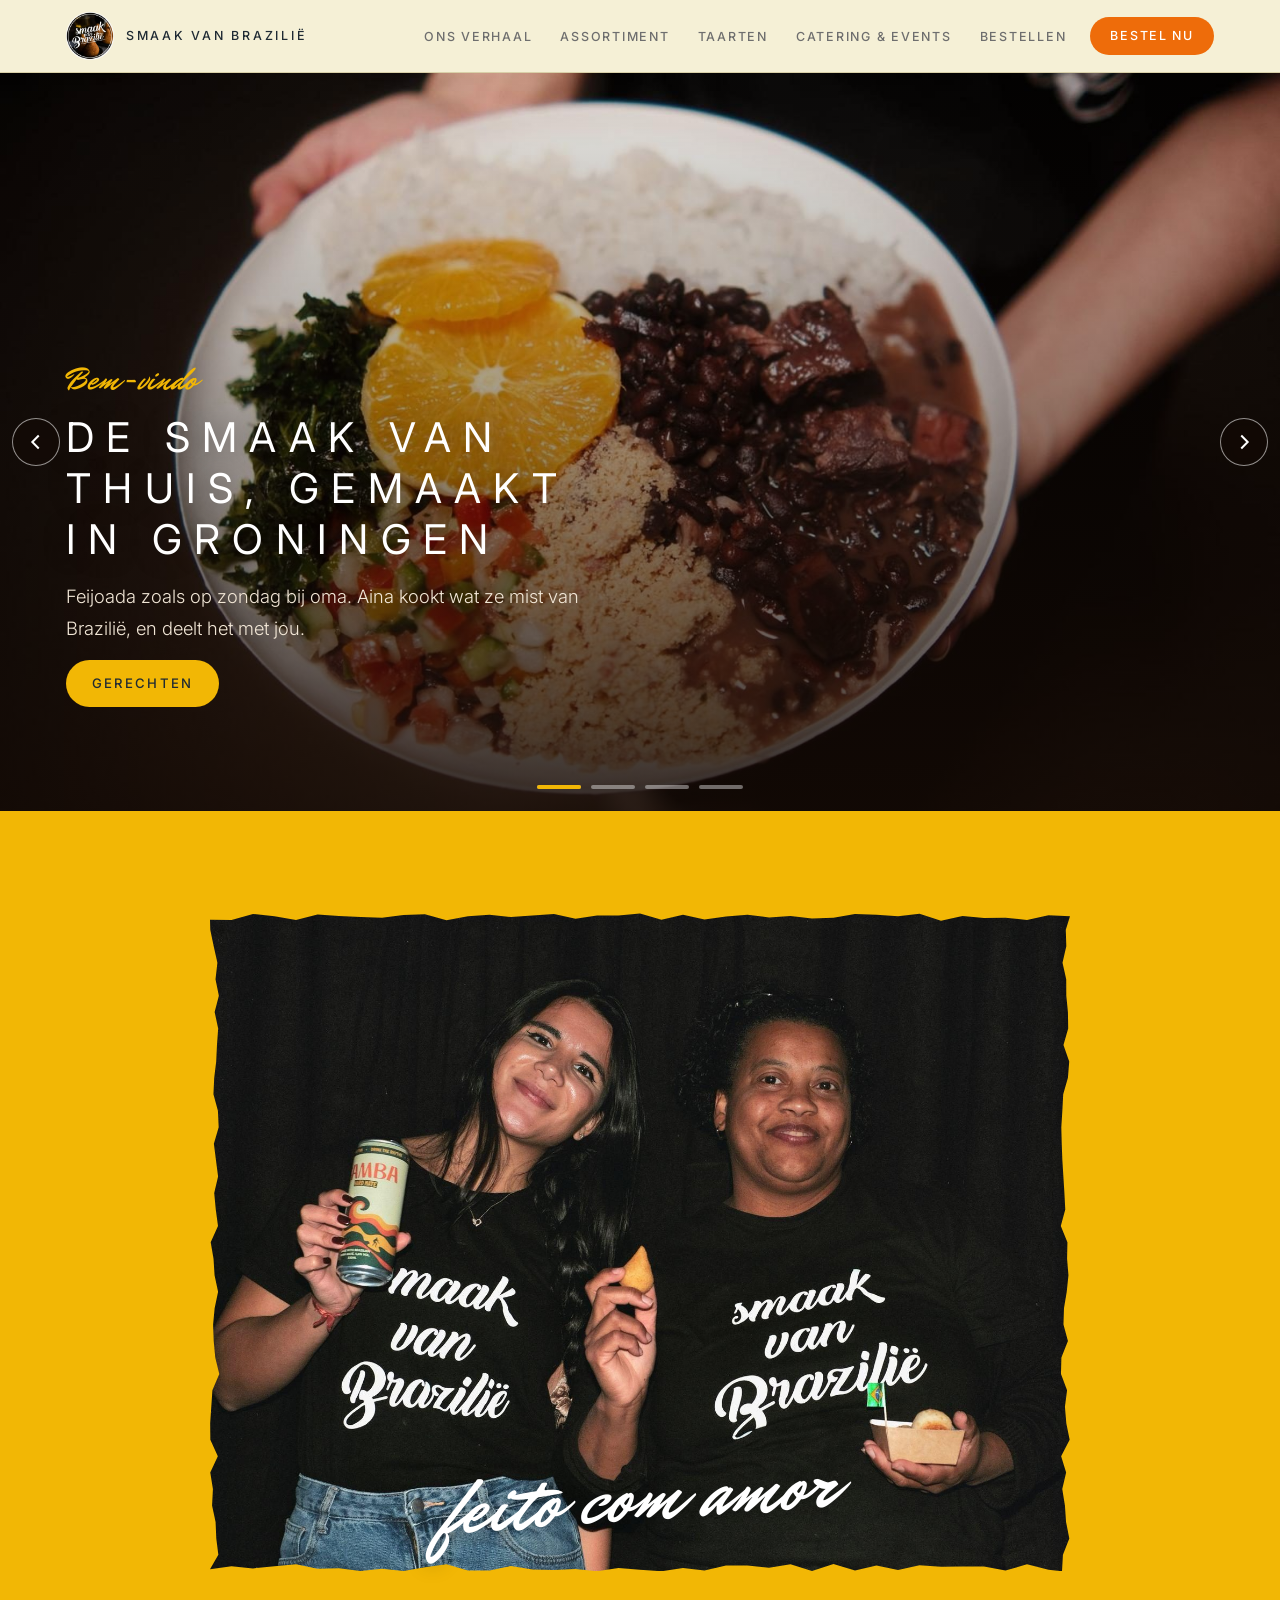
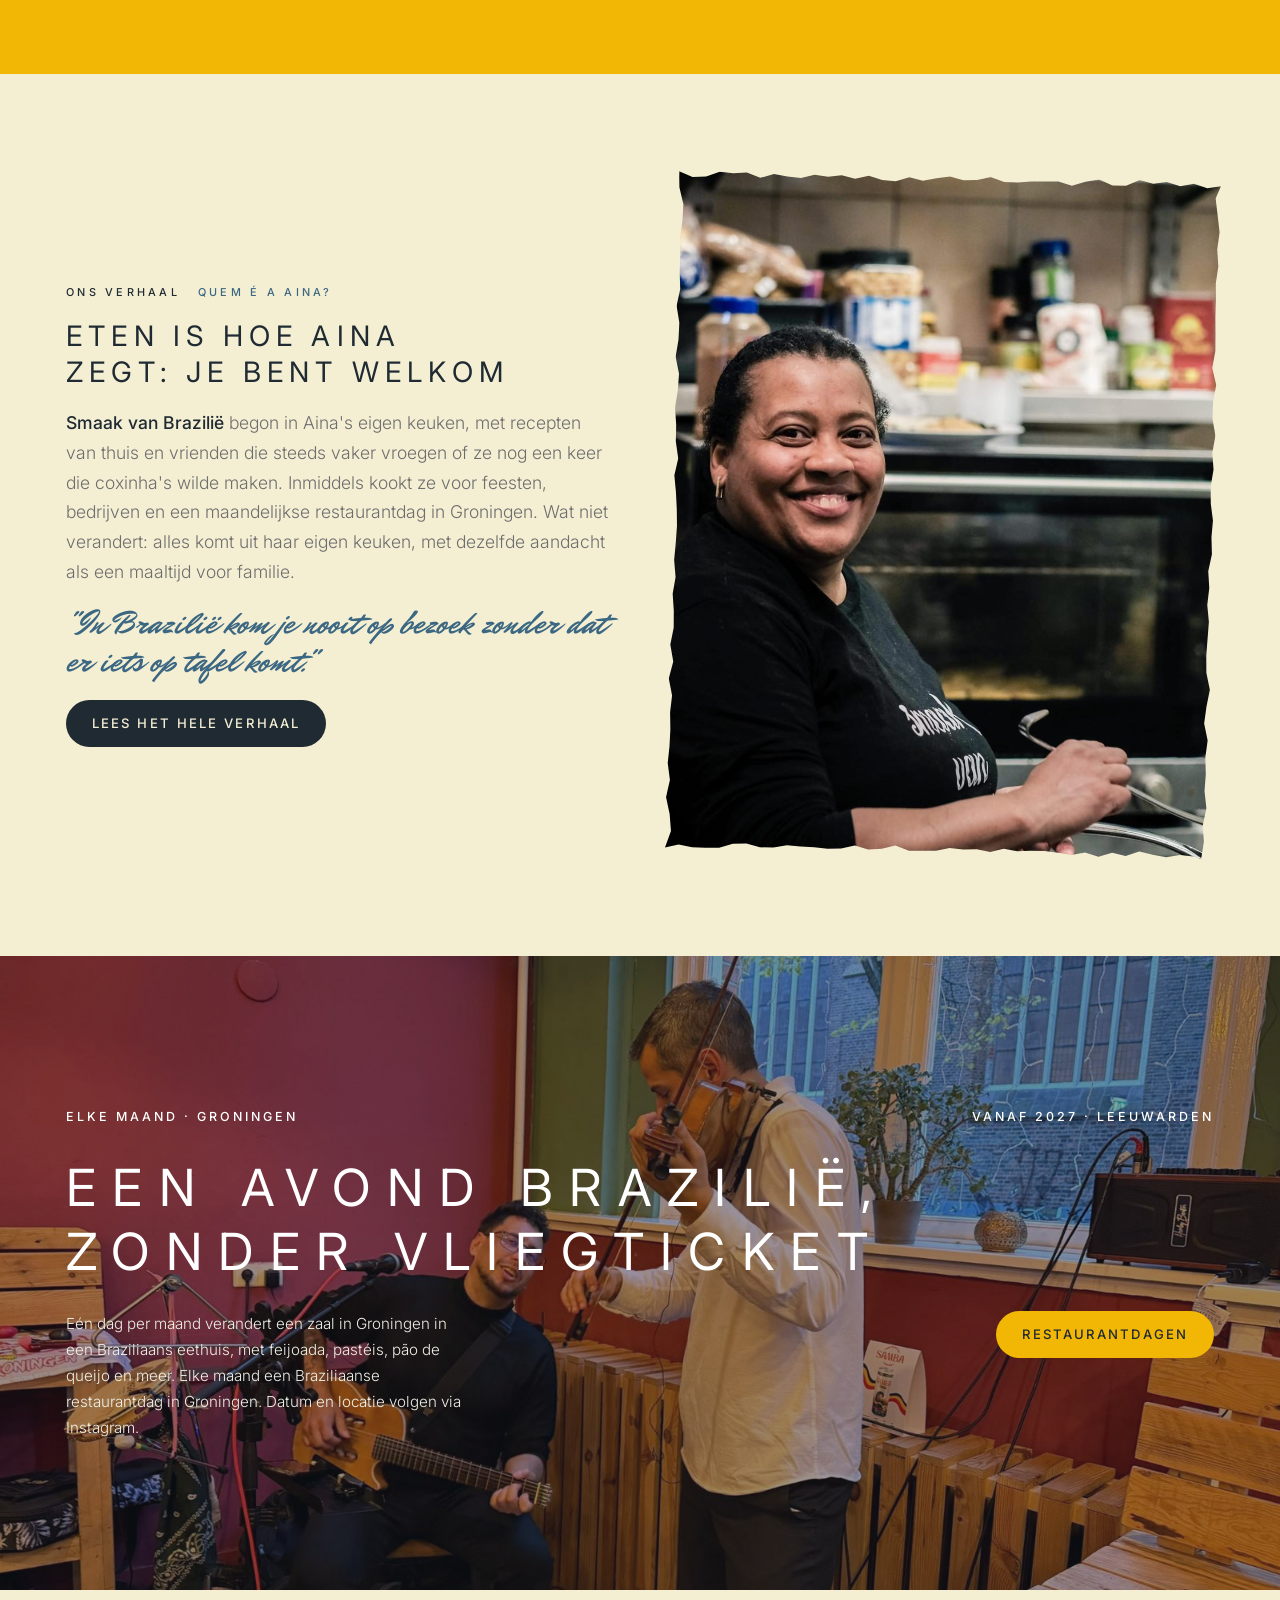
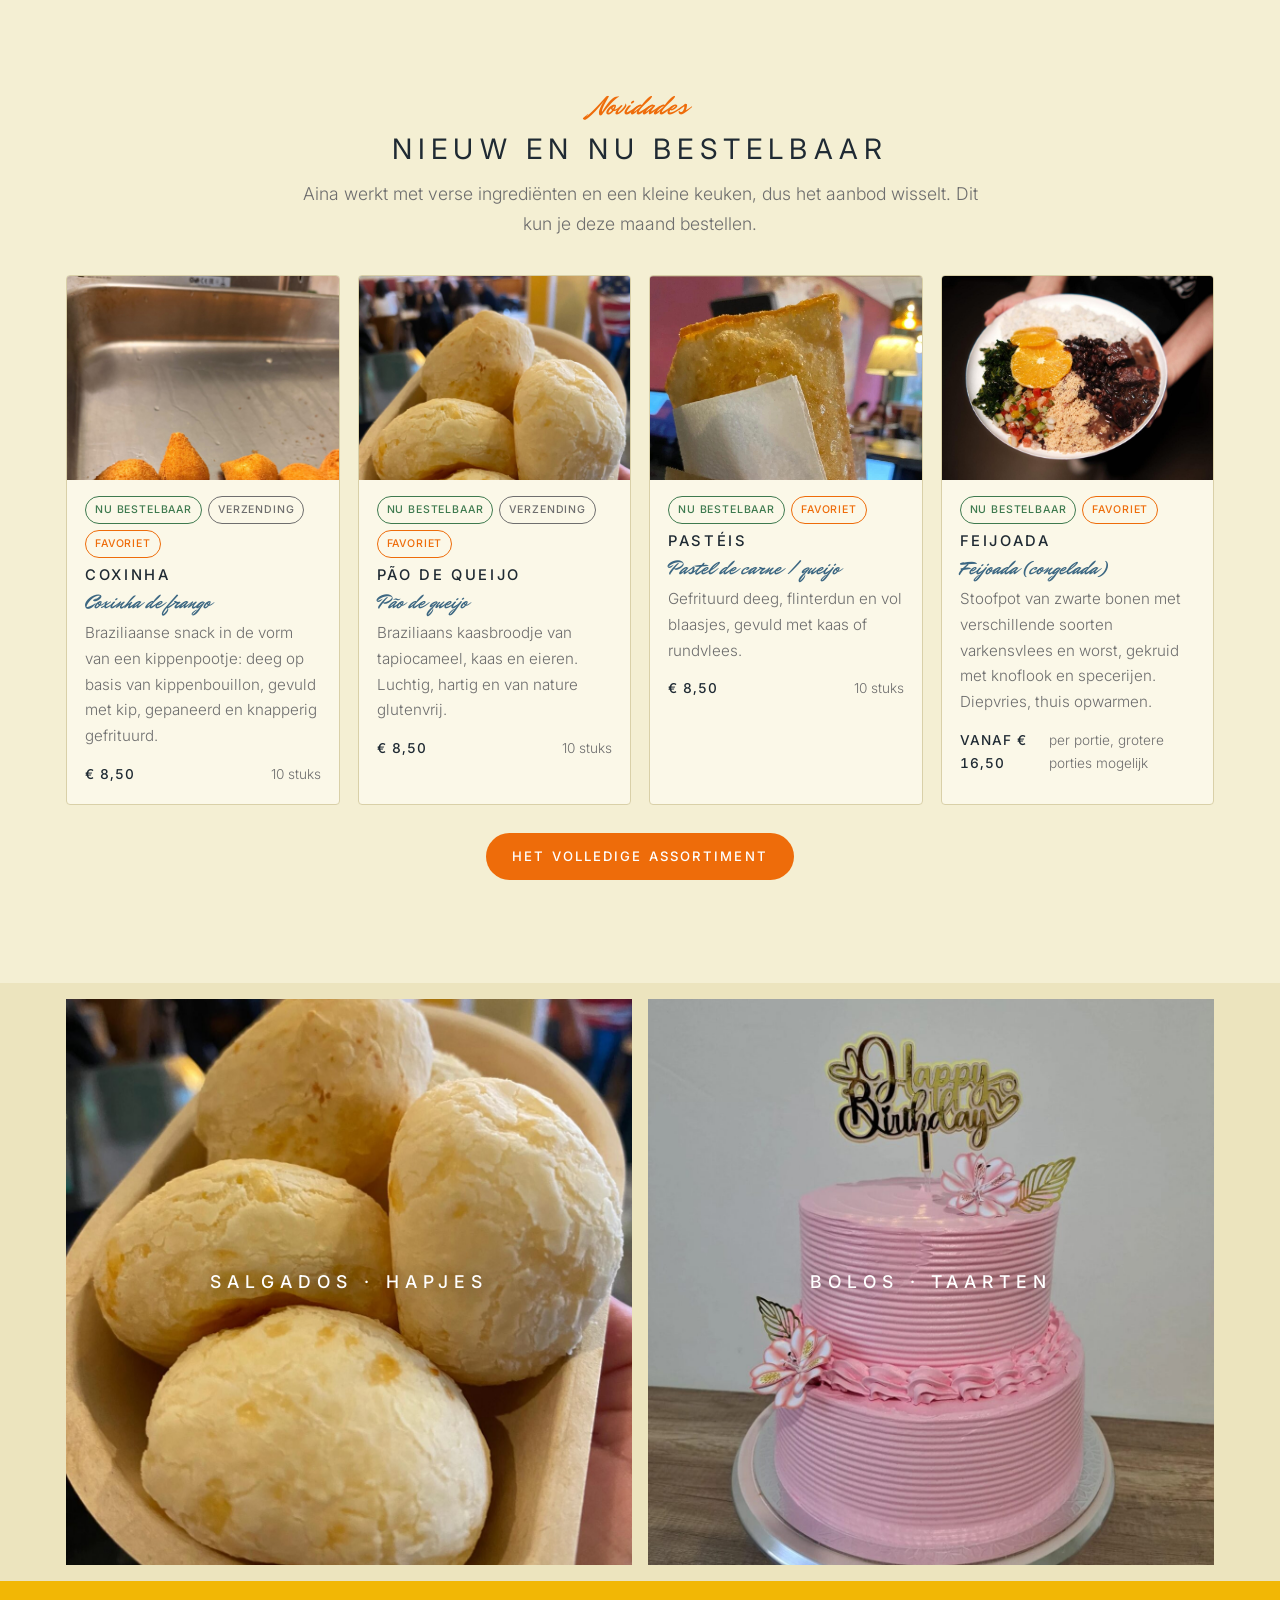
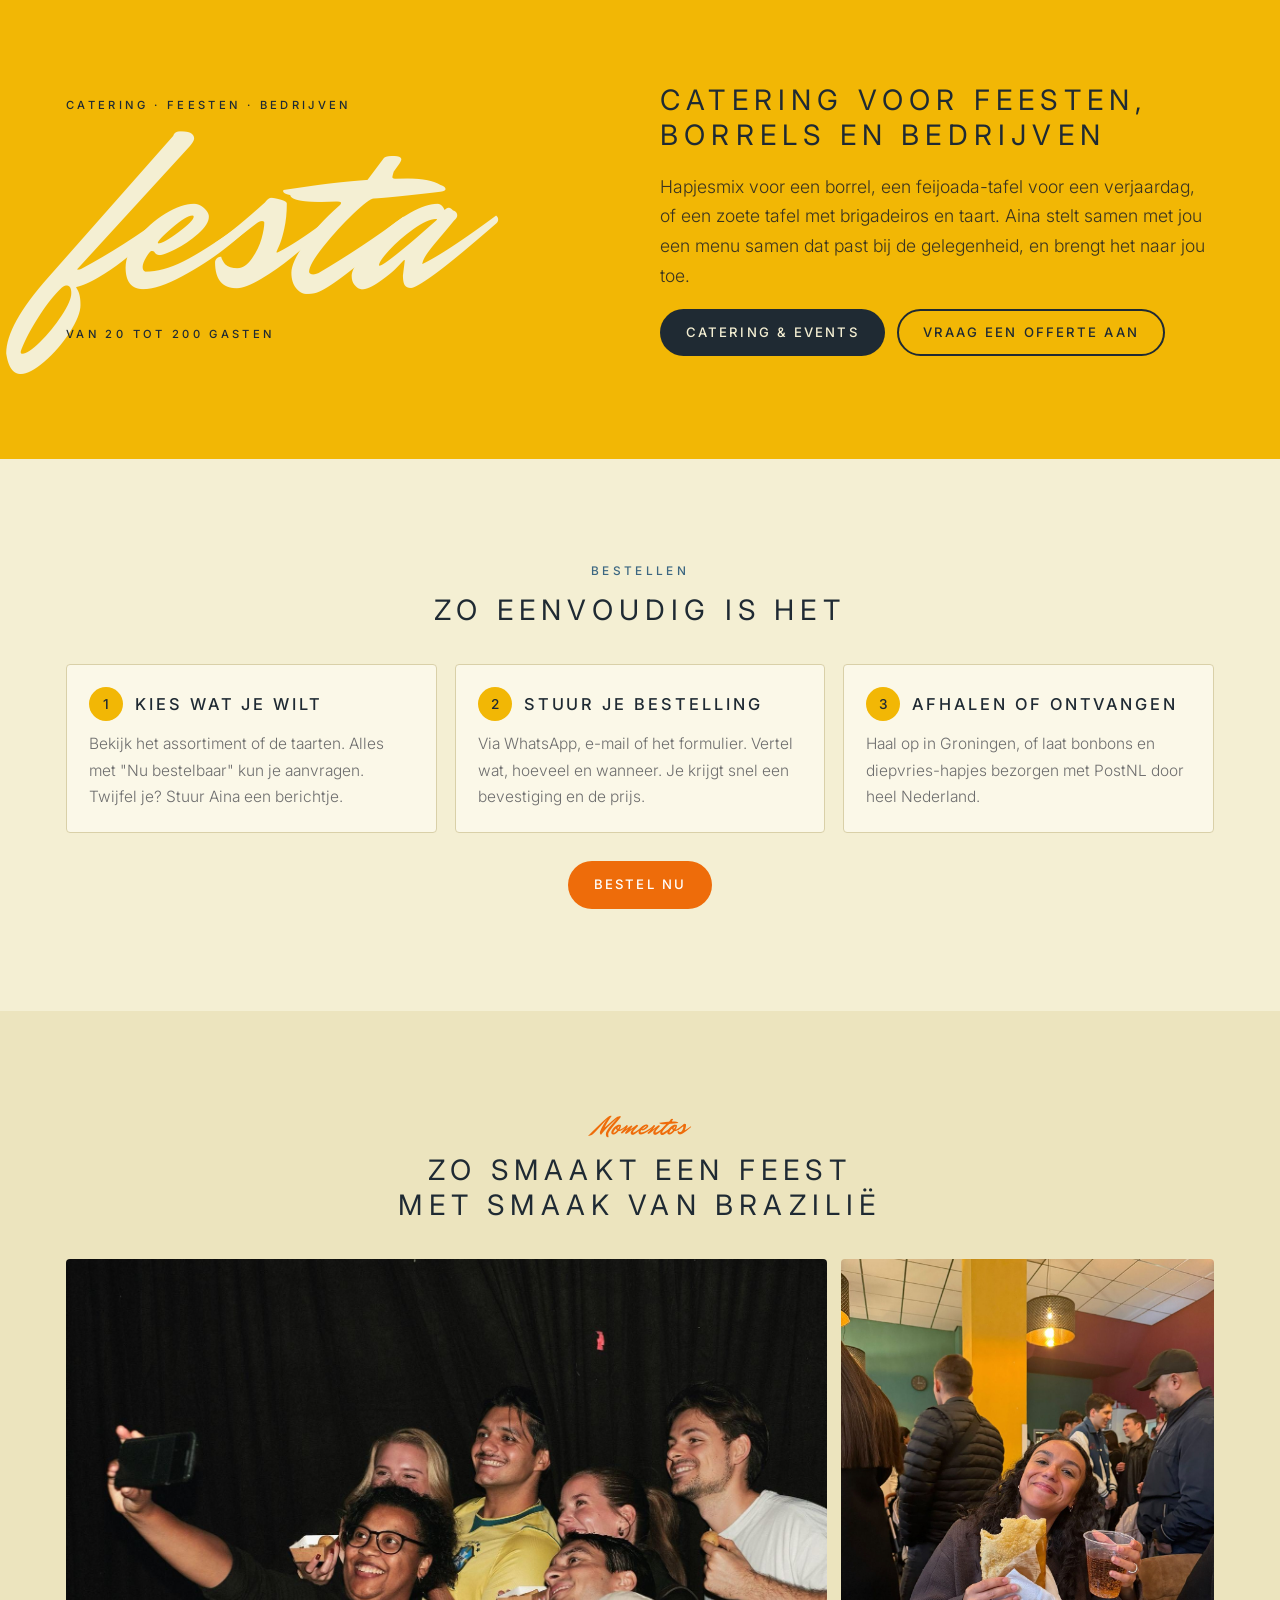
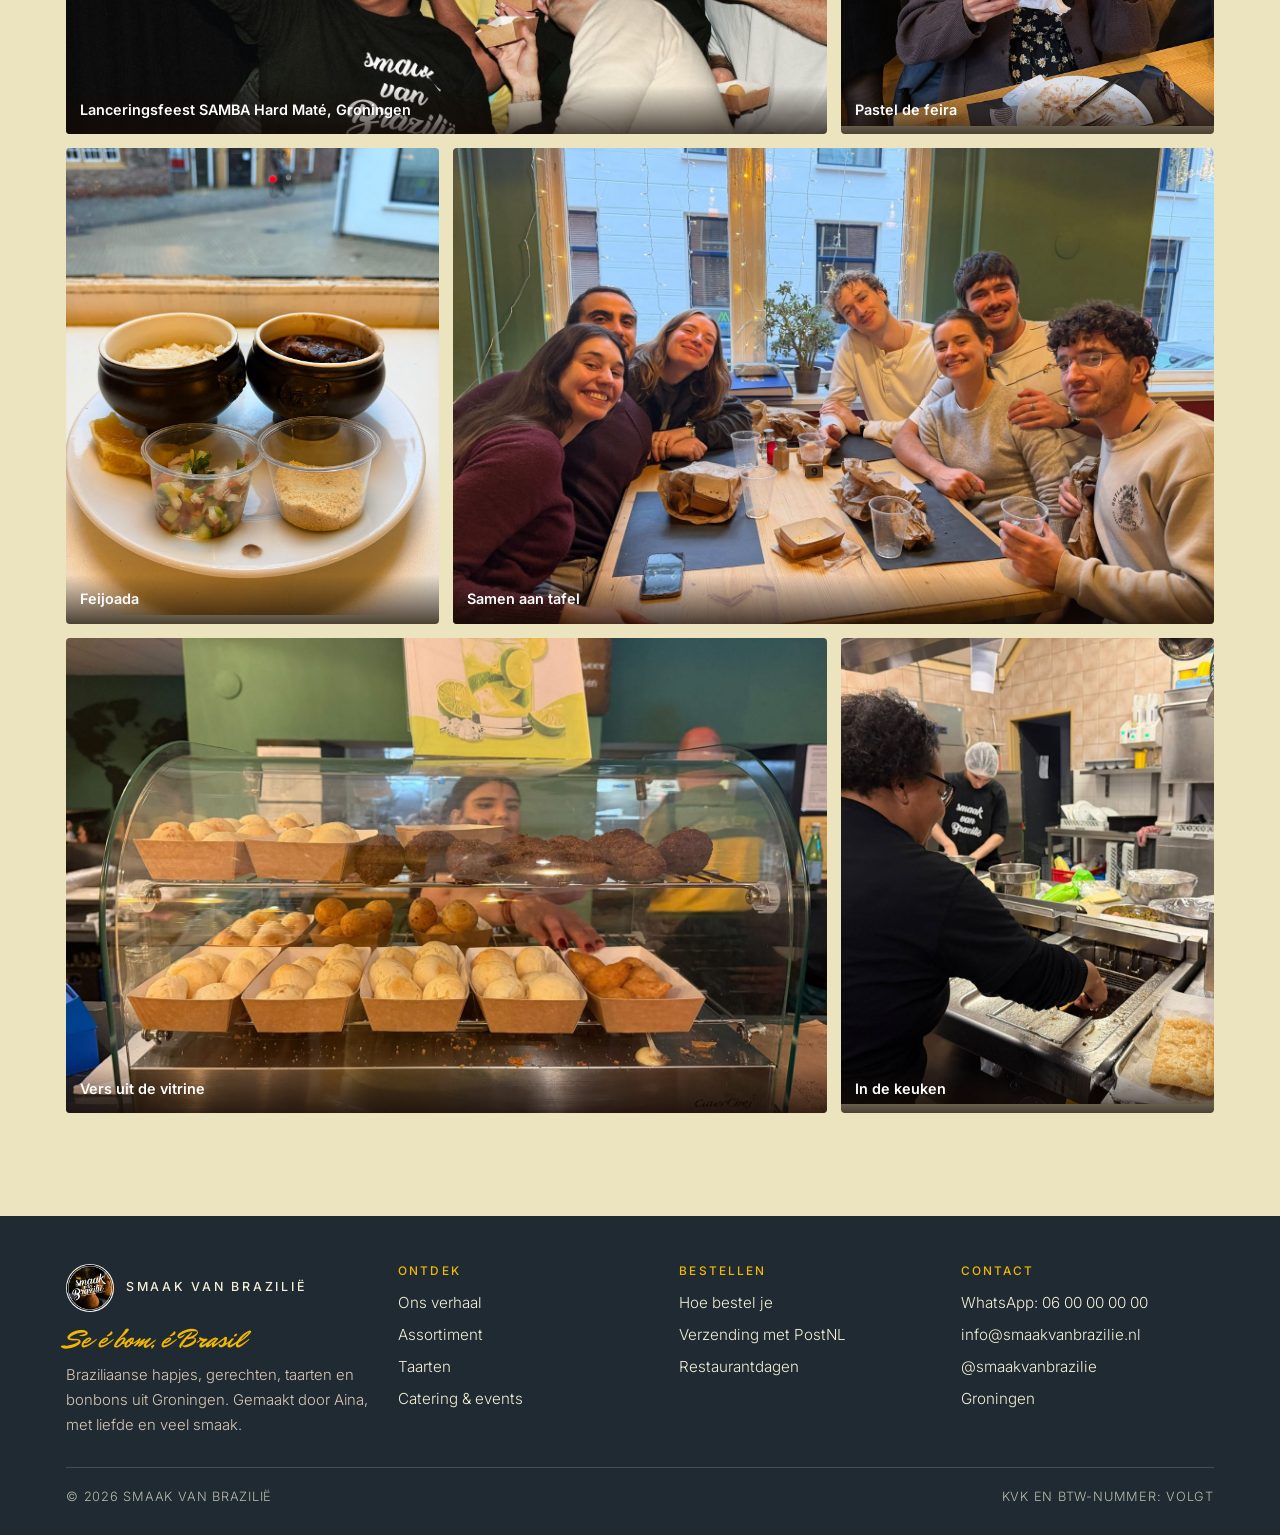
<file: index.html>
<!doctype html>
<html lang="nl">
<head>
<meta charset="utf-8">
<meta name="viewport" content="width=device-width, initial-scale=1, viewport-fit=cover">
<title>Smaak van Brazilië | Braziliaanse hapjes, gerechten en taarten uit Groningen</title>
<meta name="description" content="Coxinha, pão de queijo, feijoada, taarten op maat en brigadeiros. Door Aina gemaakt in Groningen. Bestel voor thuis, een feest of je bedrijf.">
<link rel="icon" href="img/logo.jpg">
<link rel="preconnect" href="https://fonts.googleapis.com">
<link rel="preconnect" href="https://fonts.gstatic.com" crossorigin>
<link rel="stylesheet" href="https://fonts.googleapis.com/css2?family=Inter:wght@300;400;500;600&family=Mr+Dafoe&display=swap">
<link rel="stylesheet" href="style.css">
</head>
<body>
<div class="notice" hidden></div>
<header class="nav">
  <div class="wrap">
    <a class='brand' href='/'><img src="img/logo.jpg" alt=""><span>smaak van Brazilië</span></a>
    <button class="burger" aria-expanded="false" aria-controls="menu">Menu</button>
    <ul class="menu" id="menu">
      <li><a href='/verhaal'>Ons verhaal</a></li>
      <li><a href='/assortiment'>Assortiment</a></li>
      <li><a href='/taarten'>Taarten</a></li>
      <li><a href='/catering'>Catering &amp; events</a></li>
      <li><a href='/bestellen'>Bestellen</a></li>
      <li><a class='btn btn-primary' href='/bestellen#formulier'>Bestel nu</a></li>
    </ul>
  </div>
</header>
<section class="slider" aria-roledescription="carousel" aria-label="Uitgelicht">
  <div class="slides">
    <article class="slide is-active" style="--pos:center 40%"><img src="img/eten/feijoada-bord-compleet.jpg" alt="Een bord feijoada met rijst, farofa, couve en sinaasappel" fetchpriority="high">
      <div class="hero-grid"><div class="slide-copy"><span class="script">Bem-vindo</span><h1>De smaak van thuis, gemaakt in Groningen</h1><p>Feijoada zoals op zondag bij oma. Aina kookt wat ze mist van Brazilië, en deelt het met jou.</p><div class="btn-row"><a class='btn btn-yellow' href='/assortiment#gerechten'>Gerechten</a></div></div></div></article>
    <article class="slide" style="--pos:center 72%"><img src="img/eten/coxinhas-bak.jpg" alt="Goudbruine coxinha's, net uit de pan" loading="lazy">
      <div class="hero-grid"><div class="slide-copy"><span class="script">Salgados</span><h1>Coxinha zoals op straat in São Paulo</h1><p>Vers gefrituurd voor je feest, of diepvries om thuis af te bakken. Ook per post.</p><div class="btn-row"><a class='btn btn-yellow' href='/assortiment#hapjes'>Alle hapjes</a></div></div></div></article>
    <article class="slide" style="--pos:center 55%"><img src="img/taarten/taart-lichtblauw-parels.jpg" alt="Lichtblauwe taart met gouden parels" loading="lazy">
      <div class="hero-grid"><div class="slide-copy"><span class="script">Bolos</span><h1>Taarten die het feest maken</h1><p>Op maat, met de hand versierd. Van babyshower tot zestigste verjaardag.</p><div class="btn-row"><a class='btn btn-yellow' href='/taarten'>Bekijk de taarten</a></div></div></div></article>
    <article class="slide" style="--pos:center 30%"><img src="img/aina/portret-keuken.jpg" alt="Aina lachend in haar keuken" loading="lazy">
      <div class="hero-grid"><div class="slide-copy"><span class="script">Festa</span><h1>Catering en Braziliaanse restaurantdagen</h1><p>Van een borrel met hapjes tot een zaal vol feijoada. Elke maand in Groningen.</p><div class="btn-row"><a class='btn btn-yellow' href='/catering'>Catering &amp; events</a></div></div></div></article>
  </div>
  <button class="slider-arrow prev" type="button" aria-label="Vorige foto"><svg viewBox="0 0 24 24" fill="none" stroke="currentColor" stroke-width="2.2"><path d="m15 5-7 7 7 7"/></svg></button>
  <button class="slider-arrow next" type="button" aria-label="Volgende foto"><svg viewBox="0 0 24 24" fill="none" stroke="currentColor" stroke-width="2.2"><path d="m9 5 7 7-7 7"/></svg></button>
  <div class="slider-dots" role="tablist" aria-label="Kies een foto"></div>
</section>

<section class="section band-yellow">
  <div class="wrap" style="display:grid;justify-items:center">
    <div class="photo-wrap frame" style="max-width:860px;width:100%;background:transparent;padding:0"><img class="torn" src="img/aina/duo-coxinha-shirts.jpg" alt="Aina en haar collega lachen met een coxinha en een blikje SAMBA"><span class="big-script" style="color:#fff">feito com amor</span></div>
  </div>
</section>

<section class="section">
  <div class="wrap split">
    <div class="copy">
      <div class="topline" style="justify-content:flex-start;gap:18px"><span>Ons verhaal</span><span style="color:var(--blue-dk)">Quem é a Aina?</span></div>
      <h2>Eten is hoe Aina zegt: je bent welkom</h2>
      <p class="lead"><b style="font-weight:500;color:var(--ink)">Smaak van Brazilië</b> begon in Aina's eigen keuken, met recepten van thuis en vrienden die steeds vaker vroegen of ze nog een keer die coxinha's wilde maken. Inmiddels kookt ze voor feesten, bedrijven en een maandelijkse restaurantdag in Groningen. Wat niet verandert: alles komt uit haar eigen keuken, met dezelfde aandacht als een maaltijd voor familie.</p>
      <p class="quote">"In Brazilië kom je nooit op bezoek zonder dat er iets op tafel komt."</p>
      <div><a class='btn btn-dark' href='/verhaal'>Lees het hele verhaal</a></div>
    </div>
    <div class="frame tilt-r" style="background:transparent;padding:0"><img class="torn" src="img/aina/portret-keuken.jpg" alt="Aina in haar keuken" style="border-radius:0;aspect-ratio:4/5"></div>
  </div>
</section>

<section class="statement" style="--pos:center 40%">
  <img src="img/mensen/livemuziek-gitaar-viool.jpg" alt="">
  <div class="wrap">
    <div class="cols"><div>Elke maand · Groningen</div><div>Vanaf 2027 · Leeuwarden</div></div>
    <h2>Een avond Brazilië, zonder vliegticket</h2>
    <div class="cols"><p class="small">Eén dag per maand verandert een zaal in Groningen in een Braziliaans eethuis, met feijoada, pastéis, pão de queijo en meer. <span data-site="restaurantdagen.groningen"></span></p><div><a class='btn btn-yellow' href='/catering#restaurantdagen'>Restaurantdagen</a></div></div>
  </div>
</section>

<section class="section">
  <div class="wrap">
    <div class="section-head" style="text-align:center;margin-inline:auto;justify-items:center">
      <span class="script">Novidades</span>
      <h2>Nieuw en nu bestelbaar</h2>
      <p class="lead">Aina werkt met verse ingrediënten en een kleine keuken, dus het aanbod wisselt. Dit kun je deze maand bestellen.</p>
    </div>
    <div class="cards" id="nu-bestelbaar"></div>
    <div class="btn-row" style="margin-top:28px;justify-content:center"><a class='btn btn-primary' href='/assortiment'>Het volledige assortiment</a></div>
  </div>
</section>

<section class="section band" style="padding-block:16px">
  <div class="wrap duo">
    <a href='/assortiment#hapjes'><img src="img/pao-de-queijo-hand.jpg" alt=""><span>Salgados · Hapjes</span></a>
    <a href='/taarten'><img src="img/taarten/taart-roze-tweelaags.jpg" alt=""><span>Bolos · Taarten</span></a>
  </div>
</section>

<section class="section band-yellow">
  <div class="wrap letterband">
    <div class="letter"><small>Catering · Feesten · Bedrijven</small>festa<small>Van 20 tot 200 gasten</small></div>
    <div class="copy" style="display:grid;gap:18px">
      <h2>Catering voor feesten, borrels en bedrijven</h2>
      <p class="lead" style="color:#3B3420">Hapjesmix voor een borrel, een feijoada-tafel voor een verjaardag, of een zoete tafel met brigadeiros en taart. Aina stelt samen met jou een menu samen dat past bij de gelegenheid, en brengt het naar jou toe.</p>
      <div class="btn-row"><a class='btn btn-dark' href='/catering'>Catering &amp; events</a><a class='btn btn-ghost' href='/bestellen#formulier'>Vraag een offerte aan</a></div>
    </div>
  </div>
</section>

<section class="section">
  <div class="wrap">
    <div class="section-head" style="text-align:center;margin-inline:auto;justify-items:center">
      <span class="eyebrow">Bestellen</span>
      <h2>Zo eenvoudig is het</h2>
    </div>
    <div class="steps">
      <div class="step"><h3>Kies wat je wilt</h3><p>Bekijk het assortiment of de taarten. Alles met "Nu bestelbaar" kun je aanvragen. Twijfel je? Stuur Aina een berichtje.</p></div>
      <div class="step"><h3>Stuur je bestelling</h3><p>Via WhatsApp, e-mail of het formulier. Vertel wat, hoeveel en wanneer. Je krijgt snel een bevestiging en de prijs.</p></div>
      <div class="step"><h3>Afhalen of ontvangen</h3><p>Haal op in Groningen, of laat bonbons en diepvries-hapjes bezorgen met PostNL door heel Nederland.</p></div>
    </div>
    <div class="btn-row" style="margin-top:28px;justify-content:center"><a class='btn btn-primary' href='/bestellen#formulier'>Bestel nu</a></div>
  </div>
</section>

<section class="section band">
  <div class="wrap">
    <div class="section-head" style="text-align:center;margin-inline:auto;justify-items:center">
      <span class="script">Momentos</span>
      <h2>Zo smaakt een feest met Smaak van Brazilië</h2>
    </div>
    <div class="gallery">
      <figure class="wide"><img src="img/mensen/groepsselfie-smaak-shirt.jpg" alt="Aina maakt een selfie met gasten die hapjes vasthouden"><figcaption>Lanceringsfeest SAMBA Hard Maté, Groningen</figcaption></figure>
      <figure><img src="img/eten/pastel-feest.jpg" alt="Gast houdt lachend een grote pastel omhoog" loading="lazy"><figcaption>Pastel de feira</figcaption></figure>
      <figure><img src="img/eten/feijoada-potjes-raam.jpg" alt="Feijoada in potjes met rijst, vinagrete, farofa en sinaasappel" loading="lazy"><figcaption>Feijoada</figcaption></figure>
      <figure class="wide"><img src="img/mensen/vrienden-aan-tafel.jpg" alt="Vrienden aan tafel bij het raam" loading="lazy"><figcaption>Samen aan tafel</figcaption></figure>
      <figure class="wide"><img src="img/eten/vitrine-pao-de-queijo.jpg" alt="Warmhoudvitrine vol pão de queijo, kibe en pastéis" loading="lazy"><figcaption>Vers uit de vitrine</figcaption></figure>
      <figure><img src="img/aina/keuken-pastel-frituren.jpg" alt="Aina frituurt pastéis in de keuken" loading="lazy"><figcaption>In de keuken</figcaption></figure>
    </div>
  </div>
</section>

<footer>
  <div class="wrap">
    <div>
      <a class='brand' href='/'><img src="img/logo.jpg" alt=""><span>smaak van Brazilië</span></a>
      <p class="tagline">Se é bom, é Brasil</p>
      <p style="margin-top:10px;font-size:.93rem;color:var(--muted-on-dark)">Braziliaanse hapjes, gerechten, taarten en bonbons uit Groningen. Gemaakt door Aina, met liefde en veel smaak.</p>
    </div>
    <div>
      <h4>Ontdek</h4>
      <ul>
        <li><a href='/verhaal'>Ons verhaal</a></li>
        <li><a href='/assortiment'>Assortiment</a></li>
        <li><a href='/taarten'>Taarten</a></li>
        <li><a href='/catering'>Catering &amp; events</a></li>
      </ul>
    </div>
    <div>
      <h4>Bestellen</h4>
      <ul>
        <li><a href='/bestellen'>Hoe bestel je</a></li>
        <li><a href='/bestellen#verzending'>Verzending met PostNL</a></li>
        <li><a href='/catering#restaurantdagen'>Restaurantdagen</a></li>
      </ul>
    </div>
    <div>
      <h4>Contact</h4>
      <ul>
        <li><a data-href="whatsapp" href="#" target="_blank" rel="noopener">WhatsApp: <span data-site="telefoon"></span></a></li>
        <li><a data-href="email" href="#"><span data-site="email"></span></a></li>
        <li><a data-href="instagram" href="#" target="_blank" rel="noopener">@<span data-site="instagram"></span></a></li>
        <li><span data-site="plaats"></span></li>
      </ul>
    </div>
    <div class="legal"><span>© <span data-year></span> Smaak van Brazilië</span><span>KvK en btw-nummer: volgt</span></div>
  </div>
</footer>

<script src="products.js"></script>
<script src="main.js"></script>
</body>
</html>
</file>
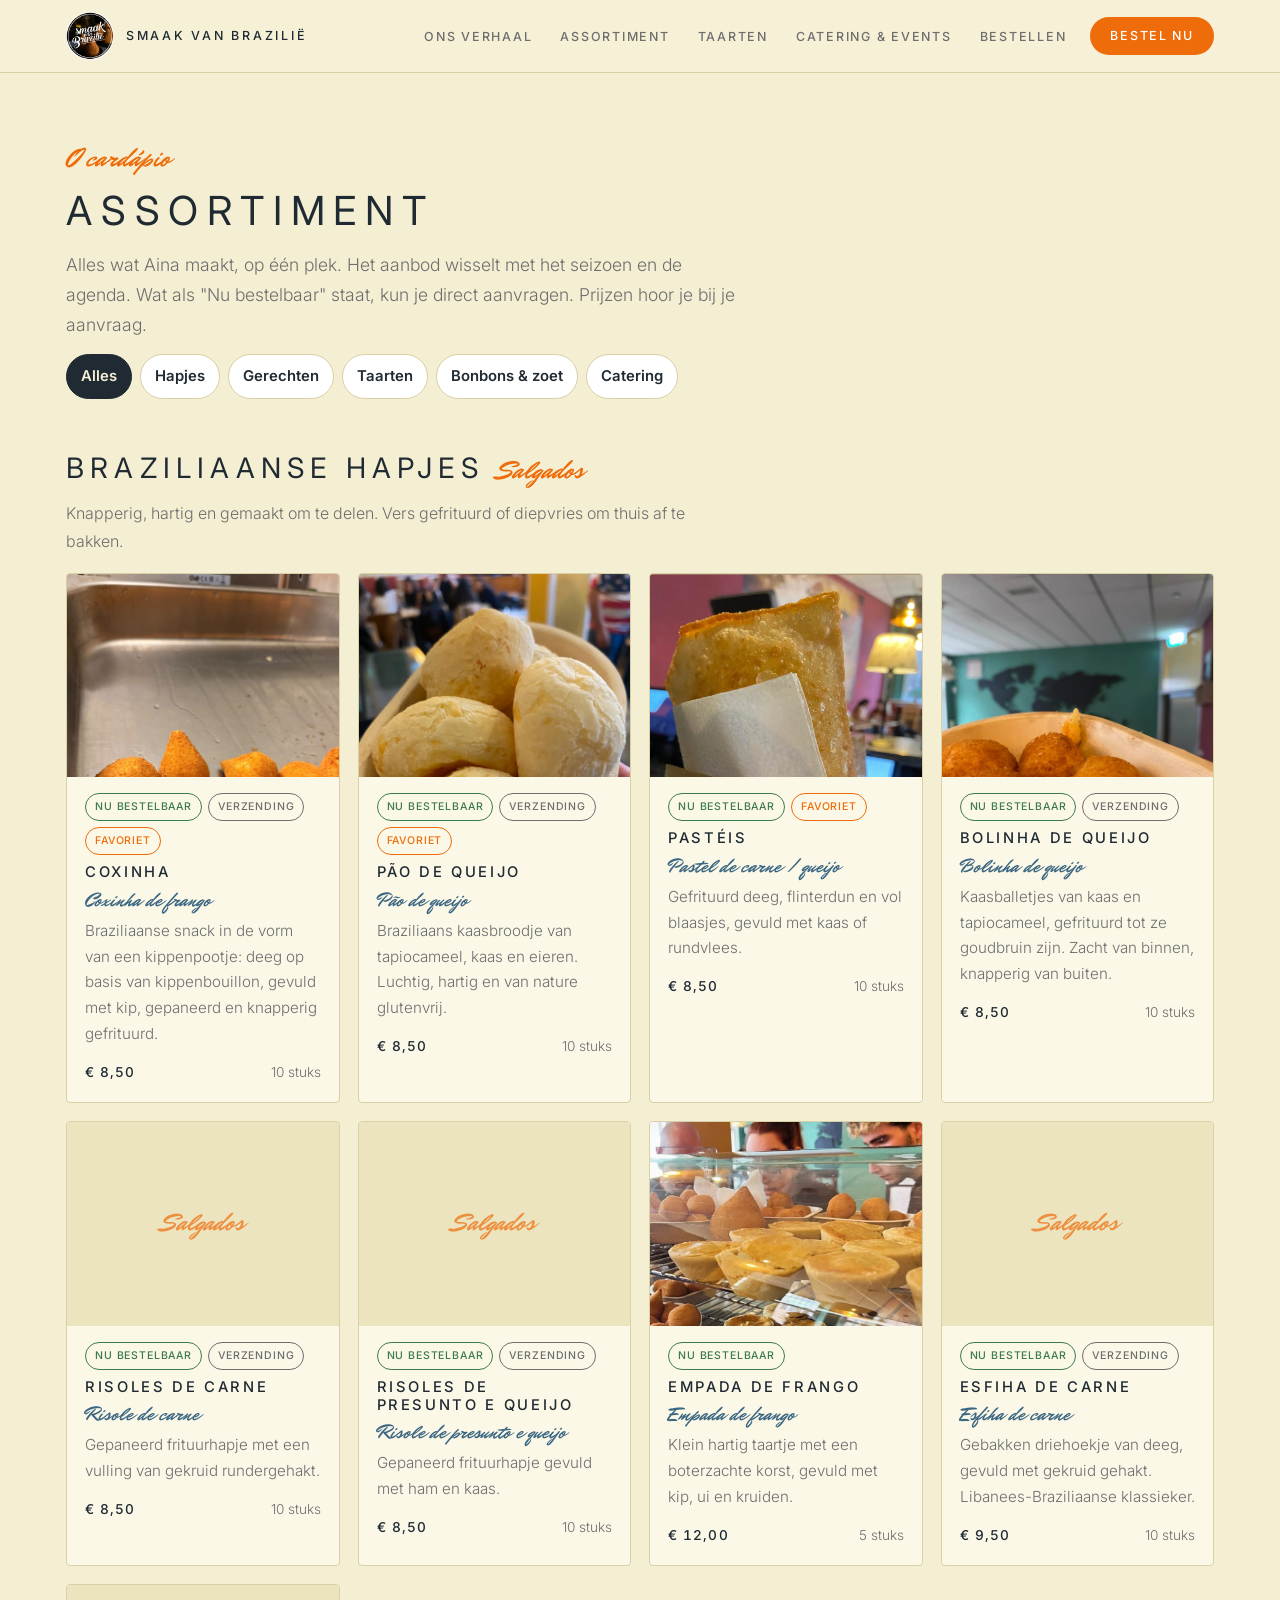
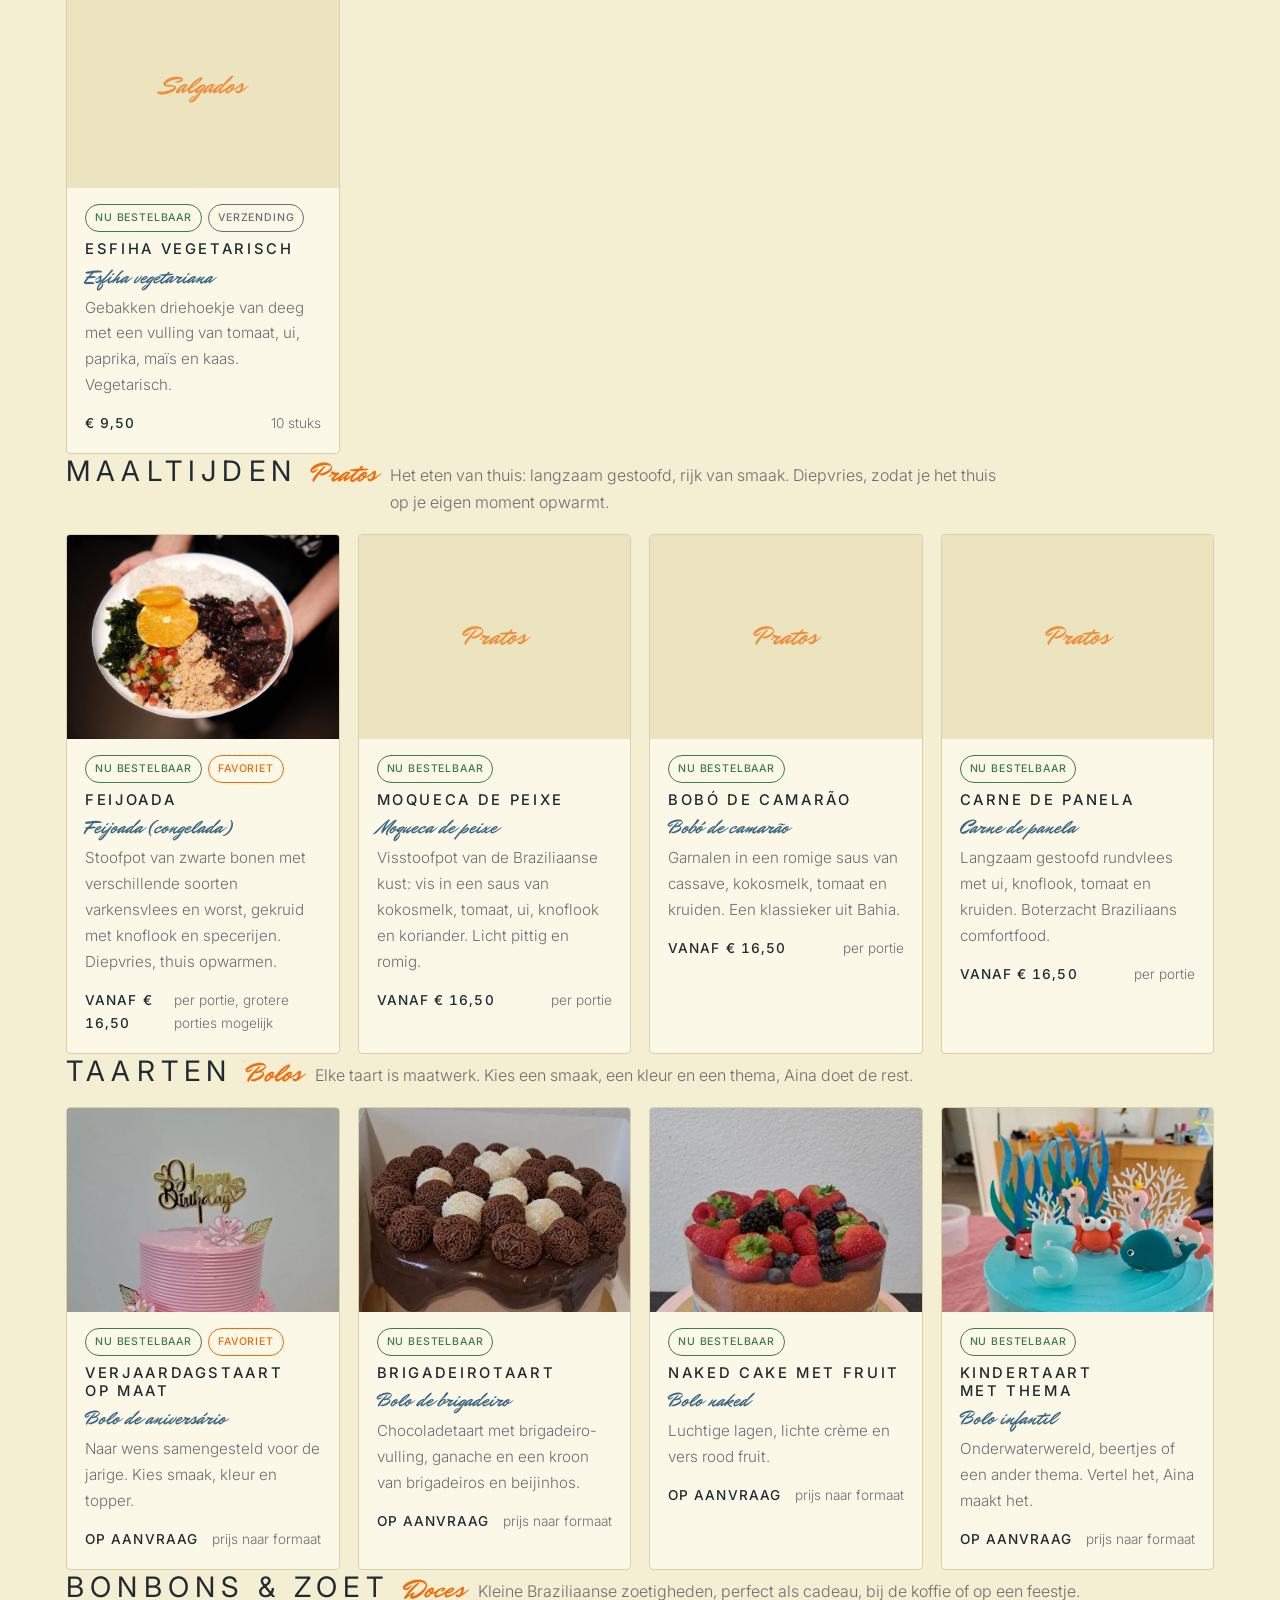
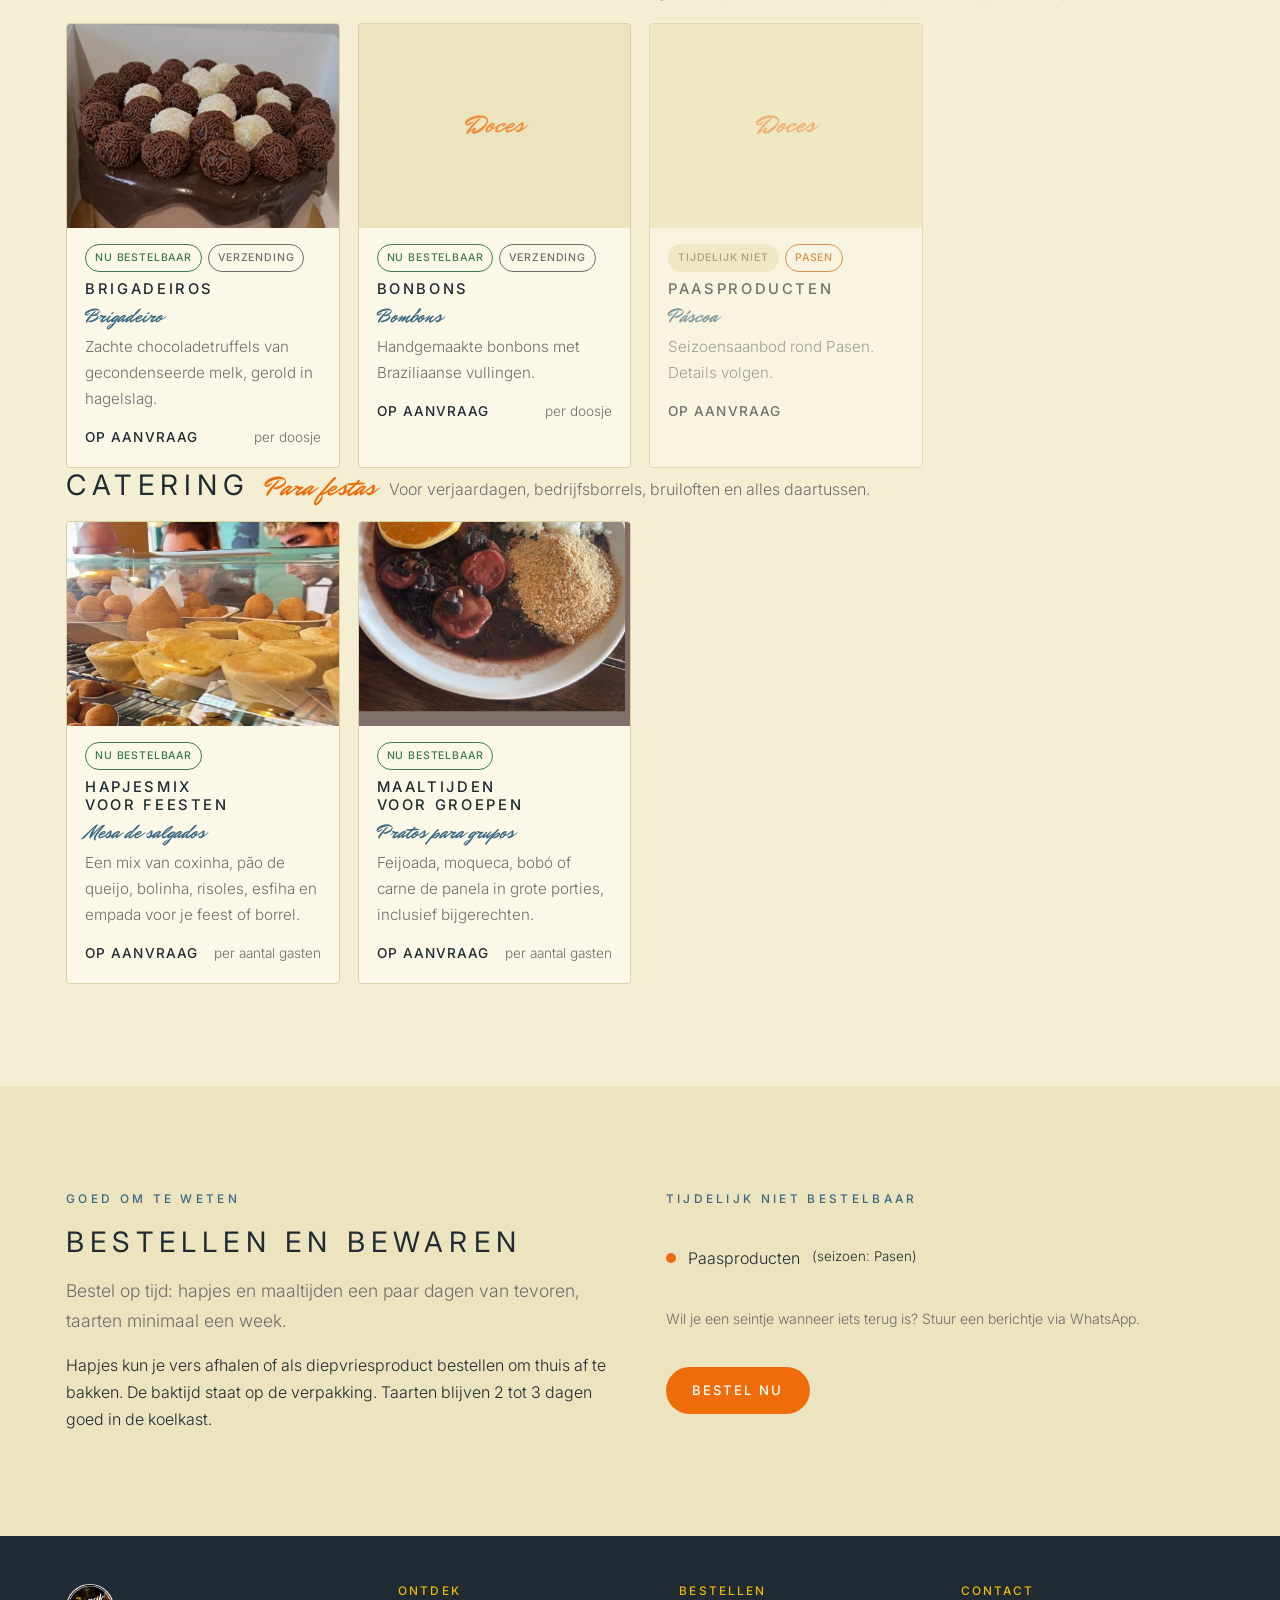
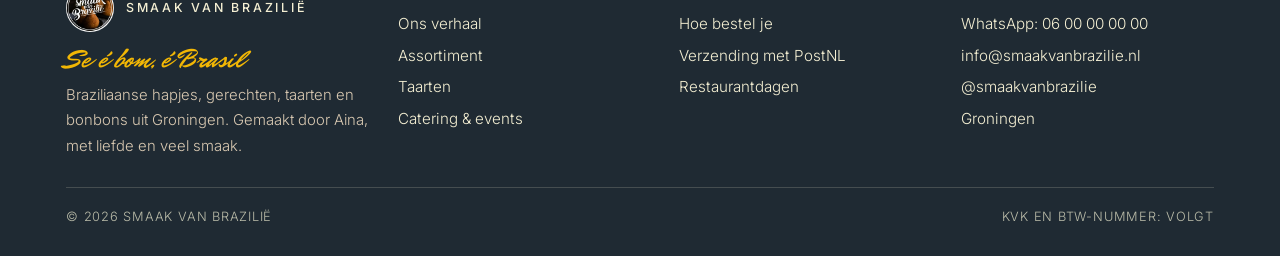
<file: assortiment.html>
<!doctype html>
<html lang="nl">
<head>
<meta charset="utf-8">
<meta name="viewport" content="width=device-width, initial-scale=1, viewport-fit=cover">
<title>Assortiment | Smaak van Brazilië</title>
<meta name="description" content="Alle Braziliaanse hapjes, gerechten, taarten, bonbons en cateringopties van Smaak van Brazilië, met actuele beschikbaarheid.">
<link rel="icon" href="img/logo.jpg">
<link rel="preconnect" href="https://fonts.googleapis.com">
<link rel="preconnect" href="https://fonts.gstatic.com" crossorigin>
<link rel="stylesheet" href="https://fonts.googleapis.com/css2?family=Inter:wght@300;400;500;600&family=Mr+Dafoe&display=swap">
<link rel="stylesheet" href="style.css">
</head>
<body>
<div class="notice" hidden></div>
<header class="nav">
  <div class="wrap">
    <a class='brand' href='/'><img src="img/logo.jpg" alt=""><span>smaak van Brazilië</span></a>
    <button class="burger" aria-expanded="false" aria-controls="menu">Menu</button>
    <ul class="menu" id="menu">
      <li><a href='/verhaal'>Ons verhaal</a></li>
      <li><a href='/assortiment'>Assortiment</a></li>
      <li><a href='/taarten'>Taarten</a></li>
      <li><a href='/catering'>Catering &amp; events</a></li>
      <li><a href='/bestellen'>Bestellen</a></li>
      <li><a class='btn btn-primary' href='/bestellen#formulier'>Bestel nu</a></li>
    </ul>
  </div>
</header>
<section class="page-head">
  <div class="wrap">
    <span class="script">O cardápio</span>
    <h1>Assortiment</h1>
    <p class="lead">Alles wat Aina maakt, op één plek. Het aanbod wisselt met het seizoen en de agenda. Wat als "Nu bestelbaar" staat, kun je direct aanvragen. Prijzen hoor je bij je aanvraag.</p>
    <div class="filter">
      <button type="button" data-filter="alle" class="on">Alles</button>
      <button type="button" data-filter="hapjes">Hapjes</button>
      <button type="button" data-filter="gerechten">Gerechten</button>
      <button type="button" data-filter="taarten">Taarten</button>
      <button type="button" data-filter="doces">Bonbons &amp; zoet</button>
      <button type="button" data-filter="catering">Catering</button>
    </div>
  </div>
</section>
<section class="section" style="padding-top:24px">
  <div class="wrap" id="assortiment"></div>
</section>
<section class="section band">
  <div class="wrap contact-grid">
    <div class="stack">
      <span class="eyebrow">Goed om te weten</span>
      <h2>Bestellen en bewaren</h2>
      <p class="lead" data-site="bestelTermijn"></p>
      <p>Hapjes kun je vers afhalen of als diepvriesproduct bestellen om thuis af te bakken. De baktijd staat op de verpakking. Taarten blijven 2 tot 3 dagen goed in de koelkast.</p>
    </div>
    <div class="stack">
      <span class="eyebrow">Tijdelijk niet bestelbaar</span>
      <ul class="pill-list" id="tijdelijk-niet"></ul>
      <p class="hint">Wil je een seintje wanneer iets terug is? Stuur een berichtje via WhatsApp.</p>
      <div><a class='btn btn-primary' href='/bestellen#formulier'>Bestel nu</a></div>
    </div>
  </div>
</section>

<footer>
  <div class="wrap">
    <div>
      <a class='brand' href='/'><img src="img/logo.jpg" alt=""><span>smaak van Brazilië</span></a>
      <p class="tagline">Se é bom, é Brasil</p>
      <p style="margin-top:10px;font-size:.93rem;color:var(--muted-on-dark)">Braziliaanse hapjes, gerechten, taarten en bonbons uit Groningen. Gemaakt door Aina, met liefde en veel smaak.</p>
    </div>
    <div>
      <h4>Ontdek</h4>
      <ul>
        <li><a href='/verhaal'>Ons verhaal</a></li>
        <li><a href='/assortiment'>Assortiment</a></li>
        <li><a href='/taarten'>Taarten</a></li>
        <li><a href='/catering'>Catering &amp; events</a></li>
      </ul>
    </div>
    <div>
      <h4>Bestellen</h4>
      <ul>
        <li><a href='/bestellen'>Hoe bestel je</a></li>
        <li><a href='/bestellen#verzending'>Verzending met PostNL</a></li>
        <li><a href='/catering#restaurantdagen'>Restaurantdagen</a></li>
      </ul>
    </div>
    <div>
      <h4>Contact</h4>
      <ul>
        <li><a data-href="whatsapp" href="#" target="_blank" rel="noopener">WhatsApp: <span data-site="telefoon"></span></a></li>
        <li><a data-href="email" href="#"><span data-site="email"></span></a></li>
        <li><a data-href="instagram" href="#" target="_blank" rel="noopener">@<span data-site="instagram"></span></a></li>
        <li><span data-site="plaats"></span></li>
      </ul>
    </div>
    <div class="legal"><span>© <span data-year></span> Smaak van Brazilië</span><span>KvK en btw-nummer: volgt</span></div>
  </div>
</footer>

<script src="products.js"></script>
<script src="main.js"></script>
</body>
</html>
</file>
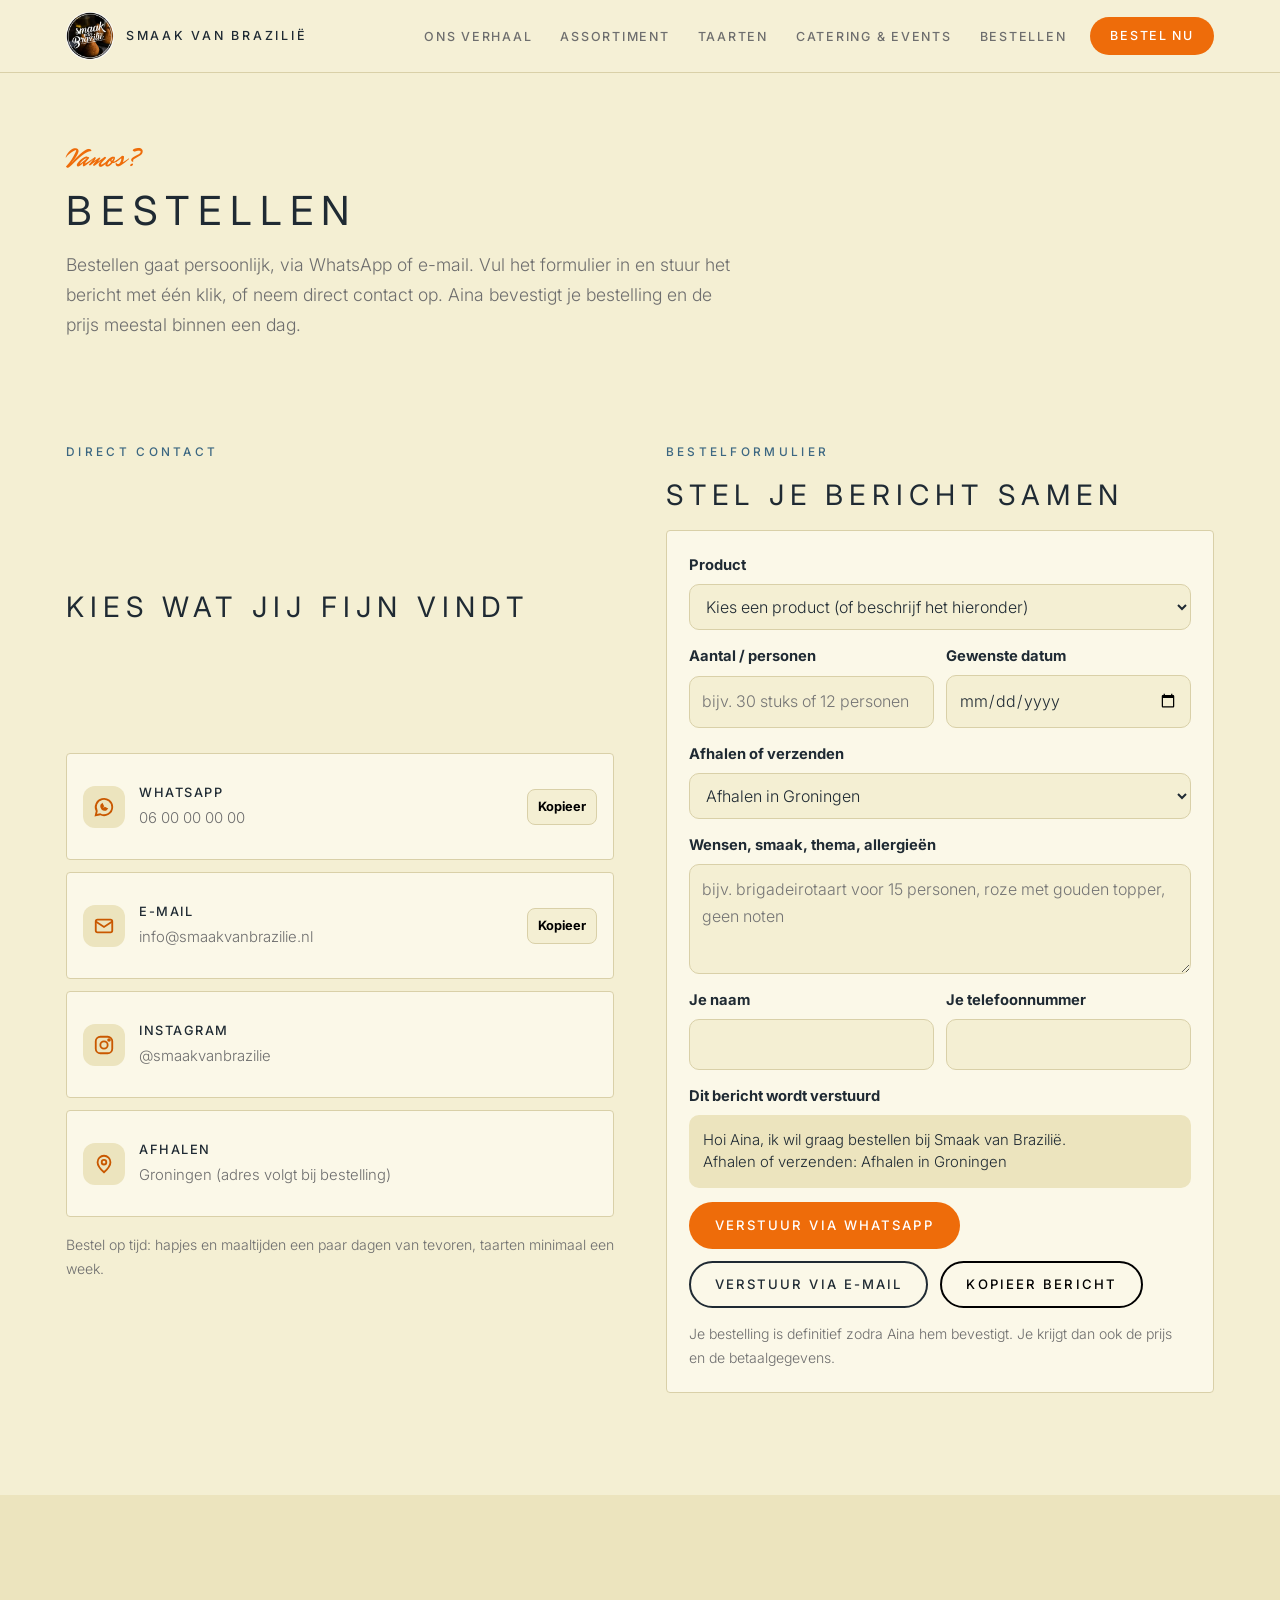
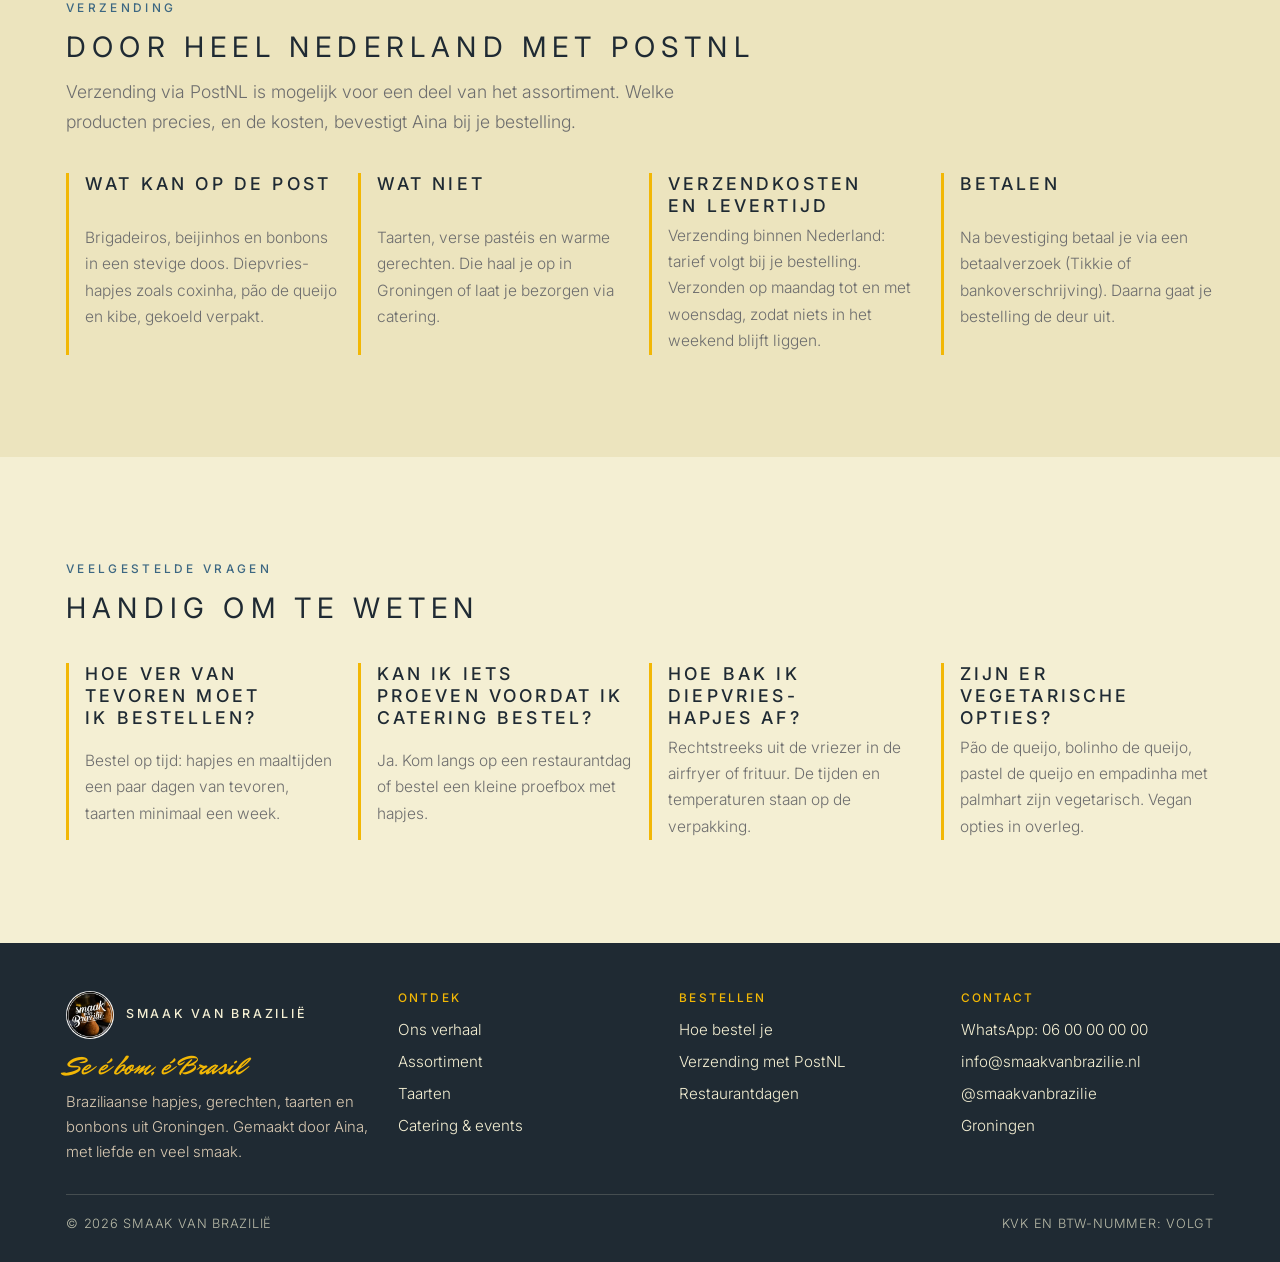
<file: bestellen.html>
<!doctype html>
<html lang="nl">
<head>
<meta charset="utf-8">
<meta name="viewport" content="width=device-width, initial-scale=1, viewport-fit=cover">
<title>Bestellen | Smaak van Brazilië</title>
<meta name="description" content="Zo bestel je bij Smaak van Brazilië: via WhatsApp, e-mail of het bestelformulier. Afhalen in Groningen of verzending met PostNL.">
<link rel="icon" href="img/logo.jpg">
<link rel="preconnect" href="https://fonts.googleapis.com">
<link rel="preconnect" href="https://fonts.gstatic.com" crossorigin>
<link rel="stylesheet" href="https://fonts.googleapis.com/css2?family=Inter:wght@300;400;500;600&family=Mr+Dafoe&display=swap">
<link rel="stylesheet" href="style.css">
</head>
<body>
<div class="notice" hidden></div>
<header class="nav">
  <div class="wrap">
    <a class='brand' href='/'><img src="img/logo.jpg" alt=""><span>smaak van Brazilië</span></a>
    <button class="burger" aria-expanded="false" aria-controls="menu">Menu</button>
    <ul class="menu" id="menu">
      <li><a href='/verhaal'>Ons verhaal</a></li>
      <li><a href='/assortiment'>Assortiment</a></li>
      <li><a href='/taarten'>Taarten</a></li>
      <li><a href='/catering'>Catering &amp; events</a></li>
      <li><a href='/bestellen'>Bestellen</a></li>
      <li><a class='btn btn-primary' href='/bestellen#formulier'>Bestel nu</a></li>
    </ul>
  </div>
</header>
<section class="page-head">
  <div class="wrap">
    <span class="script">Vamos?</span>
    <h1>Bestellen</h1>
    <p class="lead">Bestellen gaat persoonlijk, via WhatsApp of e-mail. Vul het formulier in en stuur het bericht met één klik, of neem direct contact op. Aina bevestigt je bestelling en de prijs meestal binnen een dag.</p>
  </div>
</section>

<section class="section">
  <div class="wrap contact-grid">
    <div class="stack">
      <span class="eyebrow">Direct contact</span>
      <h2>Kies wat jij fijn vindt</h2>
      <div class="ways">
        <a class="way" data-href="whatsapp" href="#" target="_blank" rel="noopener"><span class="ic"><svg viewBox="0 0 24 24" fill="none" stroke="currentColor" stroke-width="2"><path d="M21 12a9 9 0 0 1-13.2 7.9L3 21l1.1-4.6A9 9 0 1 1 21 12Z"/><path d="M9 10a4 4 0 0 0 5 5l1-1-2-1-1 1a3 3 0 0 1-2-2l1-1-1-2Z"/></svg></span><div><b>WhatsApp</b><span data-site="telefoon"></span></div><button type="button" class="copybtn" data-copy="telefoon">Kopieer</button></a>
        <a class="way" data-href="email" href="#"><span class="ic"><svg viewBox="0 0 24 24" fill="none" stroke="currentColor" stroke-width="2"><rect x="3" y="5" width="18" height="14" rx="2"/><path d="m3 7 9 6 9-6"/></svg></span><div><b>E-mail</b><span data-site="email"></span></div><button type="button" class="copybtn" data-copy="email">Kopieer</button></a>
        <a class="way" data-href="instagram" href="#" target="_blank" rel="noopener"><span class="ic"><svg viewBox="0 0 24 24" fill="none" stroke="currentColor" stroke-width="2"><rect x="3" y="3" width="18" height="18" rx="5"/><circle cx="12" cy="12" r="4"/><circle cx="17.5" cy="6.5" r="1" fill="currentColor"/></svg></span><div><b>Instagram</b><span>@<span data-site="instagram"></span></span></div></a>
        <div class="way"><span class="ic"><svg viewBox="0 0 24 24" fill="none" stroke="currentColor" stroke-width="2"><path d="M12 21s7-6.2 7-11a7 7 0 1 0-14 0c0 4.8 7 11 7 11Z"/><circle cx="12" cy="10" r="2.5"/></svg></span><div><b>Afhalen</b><span data-site="afhaaladres"></span></div></div>
      </div>
      <p class="hint" data-site="bestelTermijn"></p>
    </div>

    <div class="stack" id="formulier">
      <span class="eyebrow">Bestelformulier</span>
      <h2>Stel je bericht samen</h2>
      <form class="order" novalidate>
        <div class="field"><label for="product">Product</label><select id="product" name="product"></select></div>
        <div class="row2">
          <div class="field"><label for="aantal">Aantal / personen</label><input id="aantal" name="aantal" type="text" placeholder="bijv. 30 stuks of 12 personen"></div>
          <div class="field"><label for="datum">Gewenste datum</label><input id="datum" name="datum" type="date"></div>
        </div>
        <div class="field"><label for="levering">Afhalen of verzenden</label><select id="levering" name="levering"><option>Afhalen in Groningen</option><option>Verzenden met PostNL</option><option>Bezorgen (catering)</option></select></div>
        <div class="field"><label for="wensen">Wensen, smaak, thema, allergieën</label><textarea id="wensen" name="wensen" placeholder="bijv. brigadeirotaart voor 15 personen, roze met gouden topper, geen noten"></textarea></div>
        <div class="row2">
          <div class="field"><label for="naam">Je naam</label><input id="naam" name="naam" type="text" autocomplete="name"></div>
          <div class="field"><label for="telefoon">Je telefoonnummer</label><input id="telefoon" name="telefoon" type="tel" autocomplete="tel"></div>
        </div>
        <div class="field"><label for="bericht">Dit bericht wordt verstuurd</label><div class="out" id="bericht"></div></div>
        <div class="btn-row">
          <a class="btn btn-primary" id="stuur-whatsapp" href="#" target="_blank" rel="noopener">Verstuur via WhatsApp</a>
          <a class="btn btn-ghost" id="stuur-mail" href="#">Verstuur via e-mail</a>
          <button class="btn btn-ghost" type="button" id="kopieer">Kopieer bericht</button>
        </div>
        <p class="hint">Je bestelling is definitief zodra Aina hem bevestigt. Je krijgt dan ook de prijs en de betaalgegevens.</p>
      </form>
    </div>
  </div>
</section>

<section class="section band" id="verzending">
  <div class="wrap">
    <div class="section-head">
      <span class="eyebrow">Verzending</span>
      <h2>Door heel Nederland met PostNL</h2>
      <p class="lead" data-site="verzending"></p>
    </div>
    <div class="infogrid">
      <div class="info"><h3>Wat kan op de post</h3><p>Brigadeiros, beijinhos en bonbons in een stevige doos. Diepvries-hapjes zoals coxinha, pão de queijo en kibe, gekoeld verpakt.</p></div>
      <div class="info"><h3>Wat niet</h3><p>Taarten, verse pastéis en warme gerechten. Die haal je op in Groningen of laat je bezorgen via catering.</p></div>
      <div class="info"><h3>Verzendkosten en levertijd</h3><p>Verzending binnen Nederland: tarief volgt bij je bestelling. Verzonden op maandag tot en met woensdag, zodat niets in het weekend blijft liggen.</p></div>
      <div class="info"><h3>Betalen</h3><p>Na bevestiging betaal je via een betaalverzoek (Tikkie of bankoverschrijving). Daarna gaat je bestelling de deur uit.</p></div>
    </div>
  </div>
</section>

<section class="section">
  <div class="wrap">
    <div class="section-head">
      <span class="eyebrow">Veelgestelde vragen</span>
      <h2>Handig om te weten</h2>
    </div>
    <div class="infogrid">
      <div class="info"><h3>Hoe ver van tevoren moet ik bestellen?</h3><p data-site="bestelTermijn"></p></div>
      <div class="info"><h3>Kan ik iets proeven voordat ik catering bestel?</h3><p>Ja. Kom langs op een restaurantdag of bestel een kleine proefbox met hapjes.</p></div>
      <div class="info"><h3>Hoe bak ik diepvries-hapjes af?</h3><p>Rechtstreeks uit de vriezer in de airfryer of frituur. De tijden en temperaturen staan op de verpakking.</p></div>
      <div class="info"><h3>Zijn er vegetarische opties?</h3><p>Pão de queijo, bolinho de queijo, pastel de queijo en empadinha met palmhart zijn vegetarisch. Vegan opties in overleg.</p></div>
    </div>
  </div>
</section>

<footer>
  <div class="wrap">
    <div>
      <a class='brand' href='/'><img src="img/logo.jpg" alt=""><span>smaak van Brazilië</span></a>
      <p class="tagline">Se é bom, é Brasil</p>
      <p style="margin-top:10px;font-size:.93rem;color:var(--muted-on-dark)">Braziliaanse hapjes, gerechten, taarten en bonbons uit Groningen. Gemaakt door Aina, met liefde en veel smaak.</p>
    </div>
    <div>
      <h4>Ontdek</h4>
      <ul>
        <li><a href='/verhaal'>Ons verhaal</a></li>
        <li><a href='/assortiment'>Assortiment</a></li>
        <li><a href='/taarten'>Taarten</a></li>
        <li><a href='/catering'>Catering &amp; events</a></li>
      </ul>
    </div>
    <div>
      <h4>Bestellen</h4>
      <ul>
        <li><a href='/bestellen'>Hoe bestel je</a></li>
        <li><a href='/bestellen#verzending'>Verzending met PostNL</a></li>
        <li><a href='/catering#restaurantdagen'>Restaurantdagen</a></li>
      </ul>
    </div>
    <div>
      <h4>Contact</h4>
      <ul>
        <li><a data-href="whatsapp" href="#" target="_blank" rel="noopener">WhatsApp: <span data-site="telefoon"></span></a></li>
        <li><a data-href="email" href="#"><span data-site="email"></span></a></li>
        <li><a data-href="instagram" href="#" target="_blank" rel="noopener">@<span data-site="instagram"></span></a></li>
        <li><span data-site="plaats"></span></li>
      </ul>
    </div>
    <div class="legal"><span>© <span data-year></span> Smaak van Brazilië</span><span>KvK en btw-nummer: volgt</span></div>
  </div>
</footer>

<script src="products.js"></script>
<script src="main.js"></script>
</body>
</html>
</file>
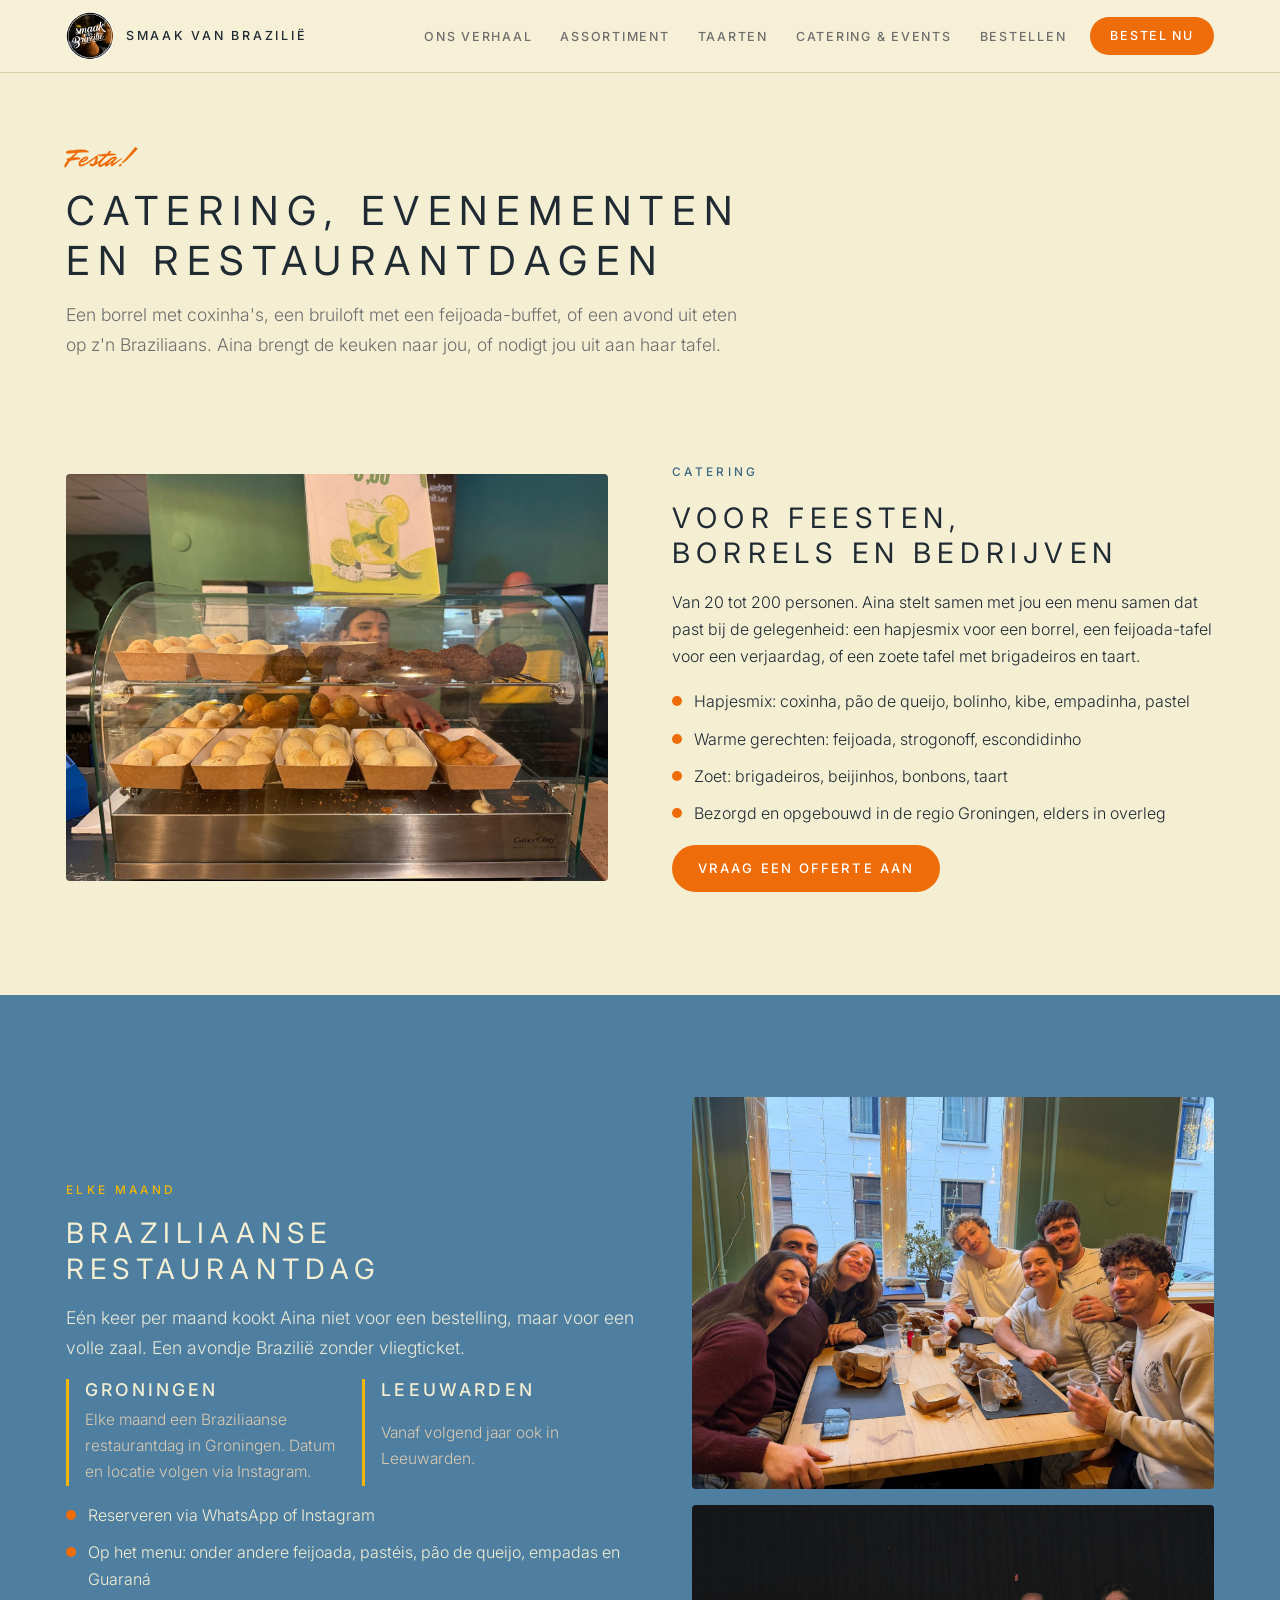
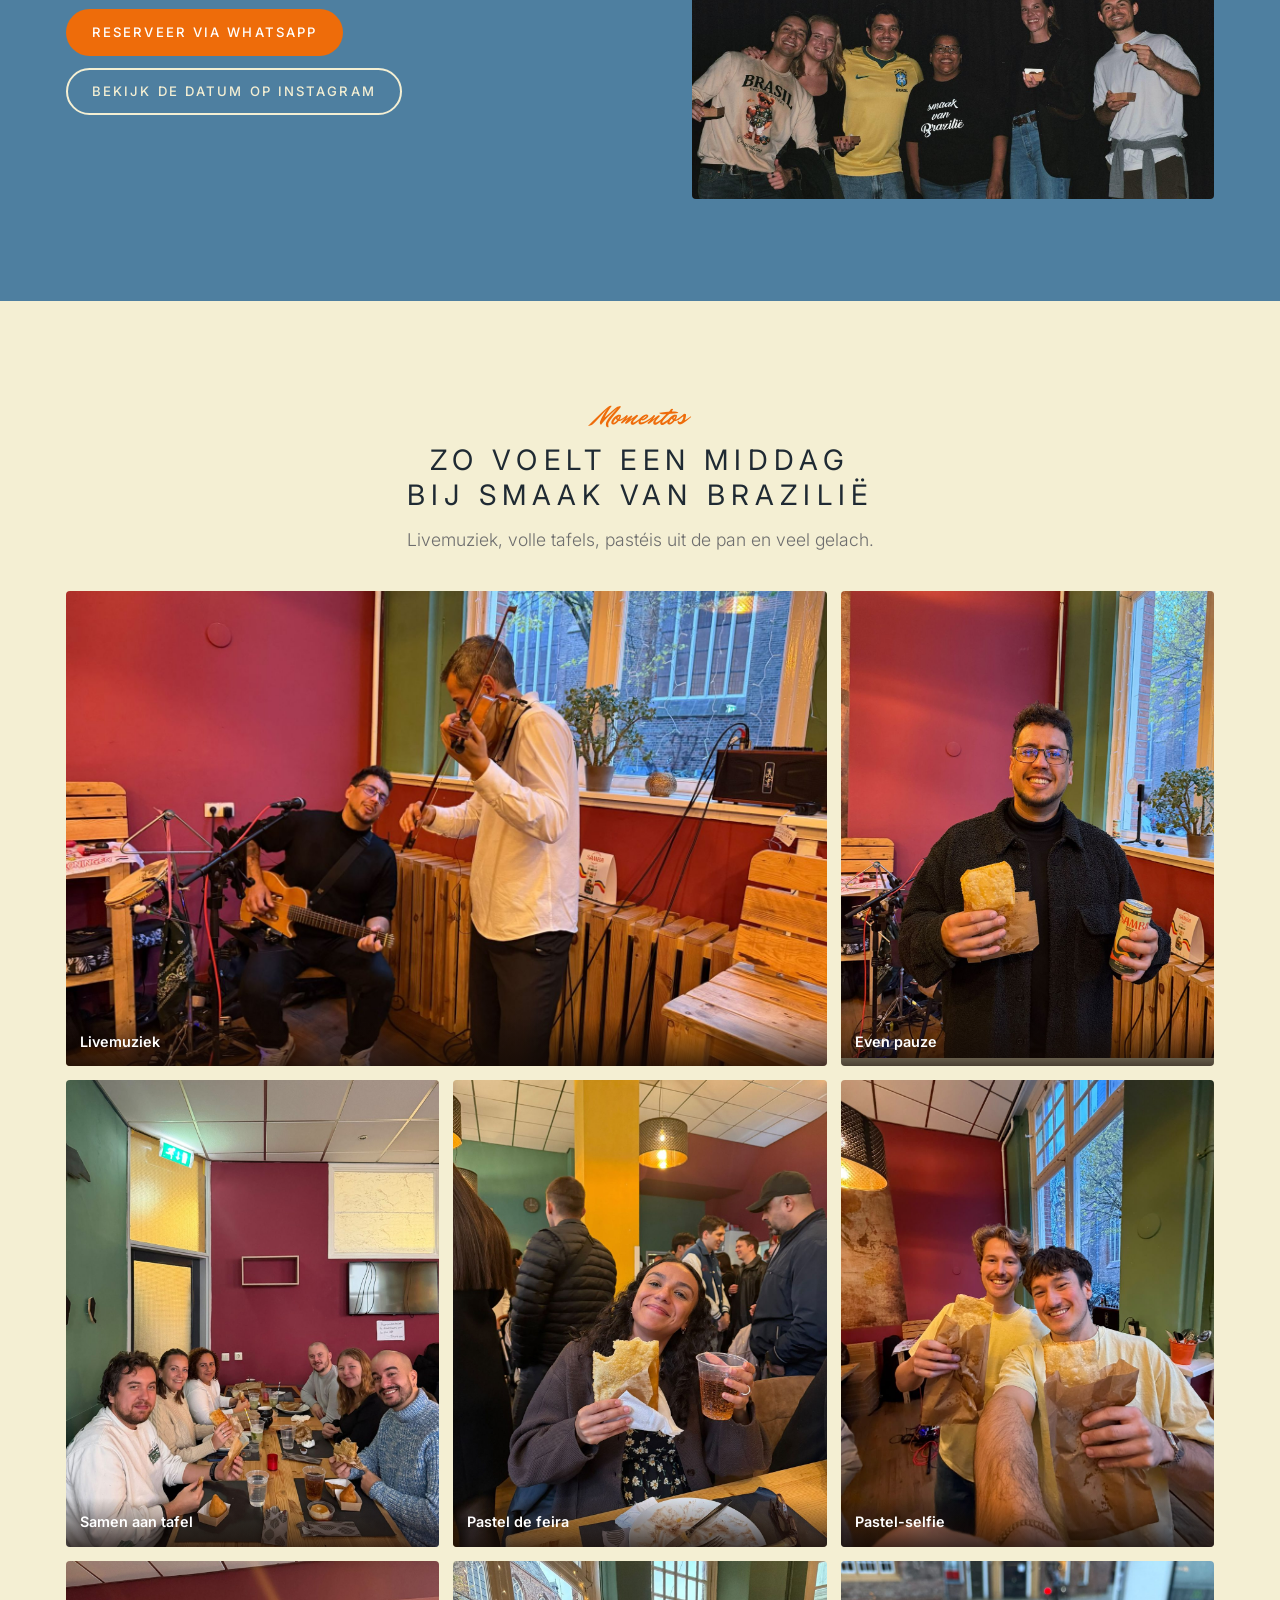
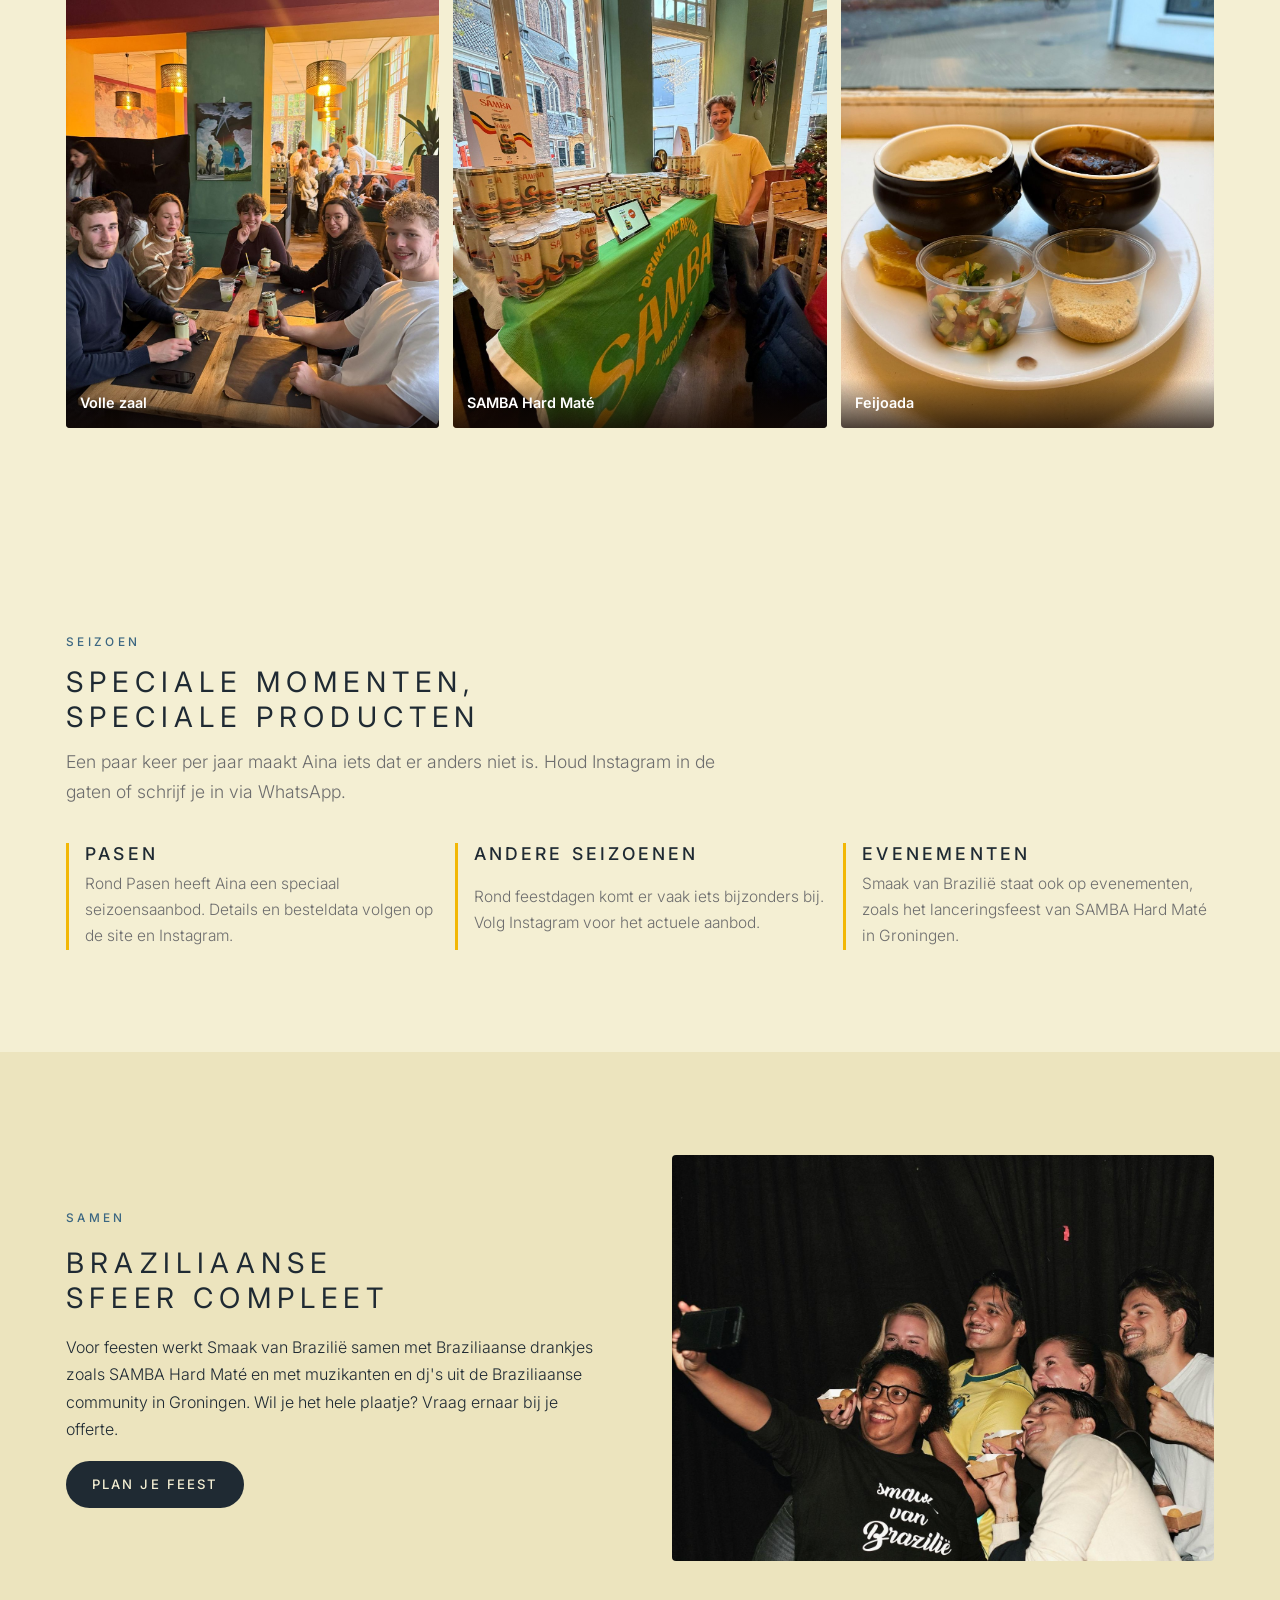
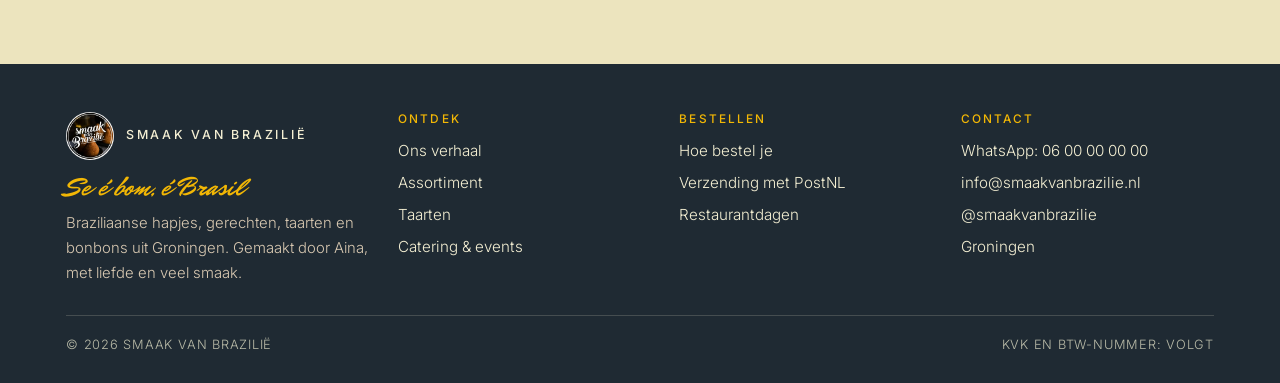
<file: catering.html>
<!doctype html>
<html lang="nl">
<head>
<meta charset="utf-8">
<meta name="viewport" content="width=device-width, initial-scale=1, viewport-fit=cover">
<title>Catering, evenementen en restaurantdagen | Smaak van Brazilië</title>
<meta name="description" content="Braziliaanse catering voor feesten en bedrijven, seizoensproducten en de maandelijkse Braziliaanse restaurantdag in Groningen en vanaf 2027 in Leeuwarden.">
<link rel="icon" href="img/logo.jpg">
<link rel="preconnect" href="https://fonts.googleapis.com">
<link rel="preconnect" href="https://fonts.gstatic.com" crossorigin>
<link rel="stylesheet" href="https://fonts.googleapis.com/css2?family=Inter:wght@300;400;500;600&family=Mr+Dafoe&display=swap">
<link rel="stylesheet" href="style.css">
</head>
<body>
<div class="notice" hidden></div>
<header class="nav">
  <div class="wrap">
    <a class='brand' href='/'><img src="img/logo.jpg" alt=""><span>smaak van Brazilië</span></a>
    <button class="burger" aria-expanded="false" aria-controls="menu">Menu</button>
    <ul class="menu" id="menu">
      <li><a href='/verhaal'>Ons verhaal</a></li>
      <li><a href='/assortiment'>Assortiment</a></li>
      <li><a href='/taarten'>Taarten</a></li>
      <li><a href='/catering'>Catering &amp; events</a></li>
      <li><a href='/bestellen'>Bestellen</a></li>
      <li><a class='btn btn-primary' href='/bestellen#formulier'>Bestel nu</a></li>
    </ul>
  </div>
</header>
<section class="page-head">
  <div class="wrap">
    <span class="script">Festa!</span>
    <h1>Catering, evenementen en restaurantdagen</h1>
    <p class="lead">Een borrel met coxinha's, een bruiloft met een feijoada-buffet, of een avond uit eten op z'n Braziliaans. Aina brengt de keuken naar jou, of nodigt jou uit aan haar tafel.</p>
  </div>
</section>

<section class="section" id="catering">
  <div class="wrap split">
    <img src="img/eten/vitrine-pao-de-queijo.jpg" alt="Warmhoudvitrine vol pão de queijo, kibe en pastéis">
    <div class="copy">
      <span class="eyebrow">Catering</span>
      <h2>Voor feesten, borrels en bedrijven</h2>
      <p>Van 20 tot 200 personen. Aina stelt samen met jou een menu samen dat past bij de gelegenheid: een hapjesmix voor een borrel, een feijoada-tafel voor een verjaardag, of een zoete tafel met brigadeiros en taart.</p>
      <ul class="pill-list">
        <li>Hapjesmix: coxinha, pão de queijo, bolinho, kibe, empadinha, pastel</li>
        <li>Warme gerechten: feijoada, strogonoff, escondidinho</li>
        <li>Zoet: brigadeiros, beijinhos, bonbons, taart</li>
        <li>Bezorgd en opgebouwd in de regio Groningen, elders in overleg</li>
      </ul>
      <div class="btn-row"><a class='btn btn-primary' href='/bestellen#formulier'>Vraag een offerte aan</a></div>
    </div>
  </div>
</section>

<section class="section band-dark" id="restaurantdagen">
  <div class="wrap event">
    <div class="copy">
      <span class="eyebrow">Elke maand</span>
      <h2>Braziliaanse restaurantdag</h2>
      <p class="lead">Eén keer per maand kookt Aina niet voor een bestelling, maar voor een volle zaal. Een avondje Brazilië zonder vliegticket.</p>
      <div class="infogrid">
        <div class="info"><h3>Groningen</h3><p data-site="restaurantdagen.groningen"></p></div>
        <div class="info"><h3>Leeuwarden</h3><p data-site="restaurantdagen.leeuwarden"></p></div>
      </div>
      <ul class="pill-list">
        <li>Reserveren via WhatsApp of Instagram</li>
        <li>Op het menu: onder andere feijoada, pastéis, pão de queijo, empadas en Guaraná</li>
      </ul>
      <div class="btn-row"><a class="btn btn-primary" data-href="whatsapp" href="#" target="_blank" rel="noopener">Reserveer via WhatsApp</a><a class="btn btn-ghost" data-href="instagram" href="#" target="_blank" rel="noopener">Bekijk de datum op Instagram</a></div>
    </div>
    <div class="stack">
      <img src="img/mensen/vrienden-aan-tafel.jpg" alt="Vrienden aan tafel bij het raam met pastéis en drankjes" loading="lazy">
      <img src="img/mensen/groepsfoto-smaak-shirt.jpg" alt="Gasten poseren met Aina en hun hapjes" style="aspect-ratio:16/9" loading="lazy">
    </div>
  </div>
</section>

<section class="section">
  <div class="wrap">
    <div class="section-head" style="text-align:center;margin-inline:auto;justify-items:center">
      <span class="script">Momentos</span>
      <h2>Zo voelt een middag bij Smaak van Brazilië</h2>
      <p class="lead">Livemuziek, volle tafels, pastéis uit de pan en veel gelach.</p>
    </div>
    <div class="gallery">
      <figure class="wide"><img src="img/mensen/livemuziek-gitaar-viool.jpg" alt="Twee muzikanten spelen gitaar en viool" loading="lazy"><figcaption>Livemuziek</figcaption></figure>
      <figure><img src="img/mensen/muzikant-pastel-blikje.jpg" alt="Lachende muzikant met een pastel en een blikje SAMBA" loading="lazy"><figcaption>Even pauze</figcaption></figure>
      <figure><img src="img/mensen/lange-tafel-gasten.jpg" alt="Gasten aan een lange tafel met pastéis en coxinha's" loading="lazy"><figcaption>Samen aan tafel</figcaption></figure>
      <figure><img src="img/eten/pastel-feest.jpg" alt="Gast houdt lachend een grote pastel omhoog in een volle zaal" loading="lazy"><figcaption>Pastel de feira</figcaption></figure>
      <figure><img src="img/mensen/selfie-pastel-duo.jpg" alt="Twee vrienden maken een selfie met hun pastéis" loading="lazy"><figcaption>Pastel-selfie</figcaption></figure>
      <figure><img src="img/mensen/tafel-samba-blikjes.jpg" alt="Vrienden aan tafel met blikjes SAMBA en een volle zaal op de achtergrond" loading="lazy"><figcaption>Volle zaal</figcaption></figure>
      <figure><img src="img/mensen/samba-stand-raam.jpg" alt="Stand met blikjes SAMBA Hard Maté bij het raam" loading="lazy"><figcaption>SAMBA Hard Maté</figcaption></figure>
      <figure><img src="img/eten/feijoada-potjes-raam.jpg" alt="Feijoada in potjes met rijst, vinagrete, farofa en sinaasappel" loading="lazy"><figcaption>Feijoada</figcaption></figure>
    </div>
  </div>
</section>

<section class="section" id="seizoen">
  <div class="wrap">
    <div class="section-head">
      <span class="eyebrow">Seizoen</span>
      <h2>Speciale momenten, speciale producten</h2>
      <p class="lead">Een paar keer per jaar maakt Aina iets dat er anders niet is. Houd Instagram in de gaten of schrijf je in via WhatsApp.</p>
    </div>
    <div class="infogrid">
      <div class="info"><h3>Pasen</h3><p>Rond Pasen heeft Aina een speciaal seizoensaanbod. Details en besteldata volgen op de site en Instagram.</p></div>
      <div class="info"><h3>Andere seizoenen</h3><p>Rond feestdagen komt er vaak iets bijzonders bij. Volg Instagram voor het actuele aanbod.</p></div>
      <div class="info"><h3>Evenementen</h3><p>Smaak van Brazilië staat ook op evenementen, zoals het lanceringsfeest van SAMBA Hard Maté in Groningen.</p></div>
    </div>
  </div>
</section>

<section class="section band">
  <div class="wrap split">
    <div class="copy">
      <span class="eyebrow">Samen</span>
      <h2>Braziliaanse sfeer compleet</h2>
      <p>Voor feesten werkt Smaak van Brazilië samen met Braziliaanse drankjes zoals SAMBA Hard Maté en met muzikanten en dj's uit de Braziliaanse community in Groningen. Wil je het hele plaatje? Vraag ernaar bij je offerte.</p>
      <div class="btn-row"><a class='btn btn-dark' href='/bestellen#formulier'>Plan je feest</a></div>
    </div>
    <img src="img/mensen/groepsselfie-smaak-shirt.jpg" alt="Aina maakt een selfie met gasten op een feest">
  </div>
</section>

<footer>
  <div class="wrap">
    <div>
      <a class='brand' href='/'><img src="img/logo.jpg" alt=""><span>smaak van Brazilië</span></a>
      <p class="tagline">Se é bom, é Brasil</p>
      <p style="margin-top:10px;font-size:.93rem;color:var(--muted-on-dark)">Braziliaanse hapjes, gerechten, taarten en bonbons uit Groningen. Gemaakt door Aina, met liefde en veel smaak.</p>
    </div>
    <div>
      <h4>Ontdek</h4>
      <ul>
        <li><a href='/verhaal'>Ons verhaal</a></li>
        <li><a href='/assortiment'>Assortiment</a></li>
        <li><a href='/taarten'>Taarten</a></li>
        <li><a href='/catering'>Catering &amp; events</a></li>
      </ul>
    </div>
    <div>
      <h4>Bestellen</h4>
      <ul>
        <li><a href='/bestellen'>Hoe bestel je</a></li>
        <li><a href='/bestellen#verzending'>Verzending met PostNL</a></li>
        <li><a href='/catering#restaurantdagen'>Restaurantdagen</a></li>
      </ul>
    </div>
    <div>
      <h4>Contact</h4>
      <ul>
        <li><a data-href="whatsapp" href="#" target="_blank" rel="noopener">WhatsApp: <span data-site="telefoon"></span></a></li>
        <li><a data-href="email" href="#"><span data-site="email"></span></a></li>
        <li><a data-href="instagram" href="#" target="_blank" rel="noopener">@<span data-site="instagram"></span></a></li>
        <li><span data-site="plaats"></span></li>
      </ul>
    </div>
    <div class="legal"><span>© <span data-year></span> Smaak van Brazilië</span><span>KvK en btw-nummer: volgt</span></div>
  </div>
</footer>

<script src="products.js"></script>
<script src="main.js"></script>
</body>
</html>
</file>
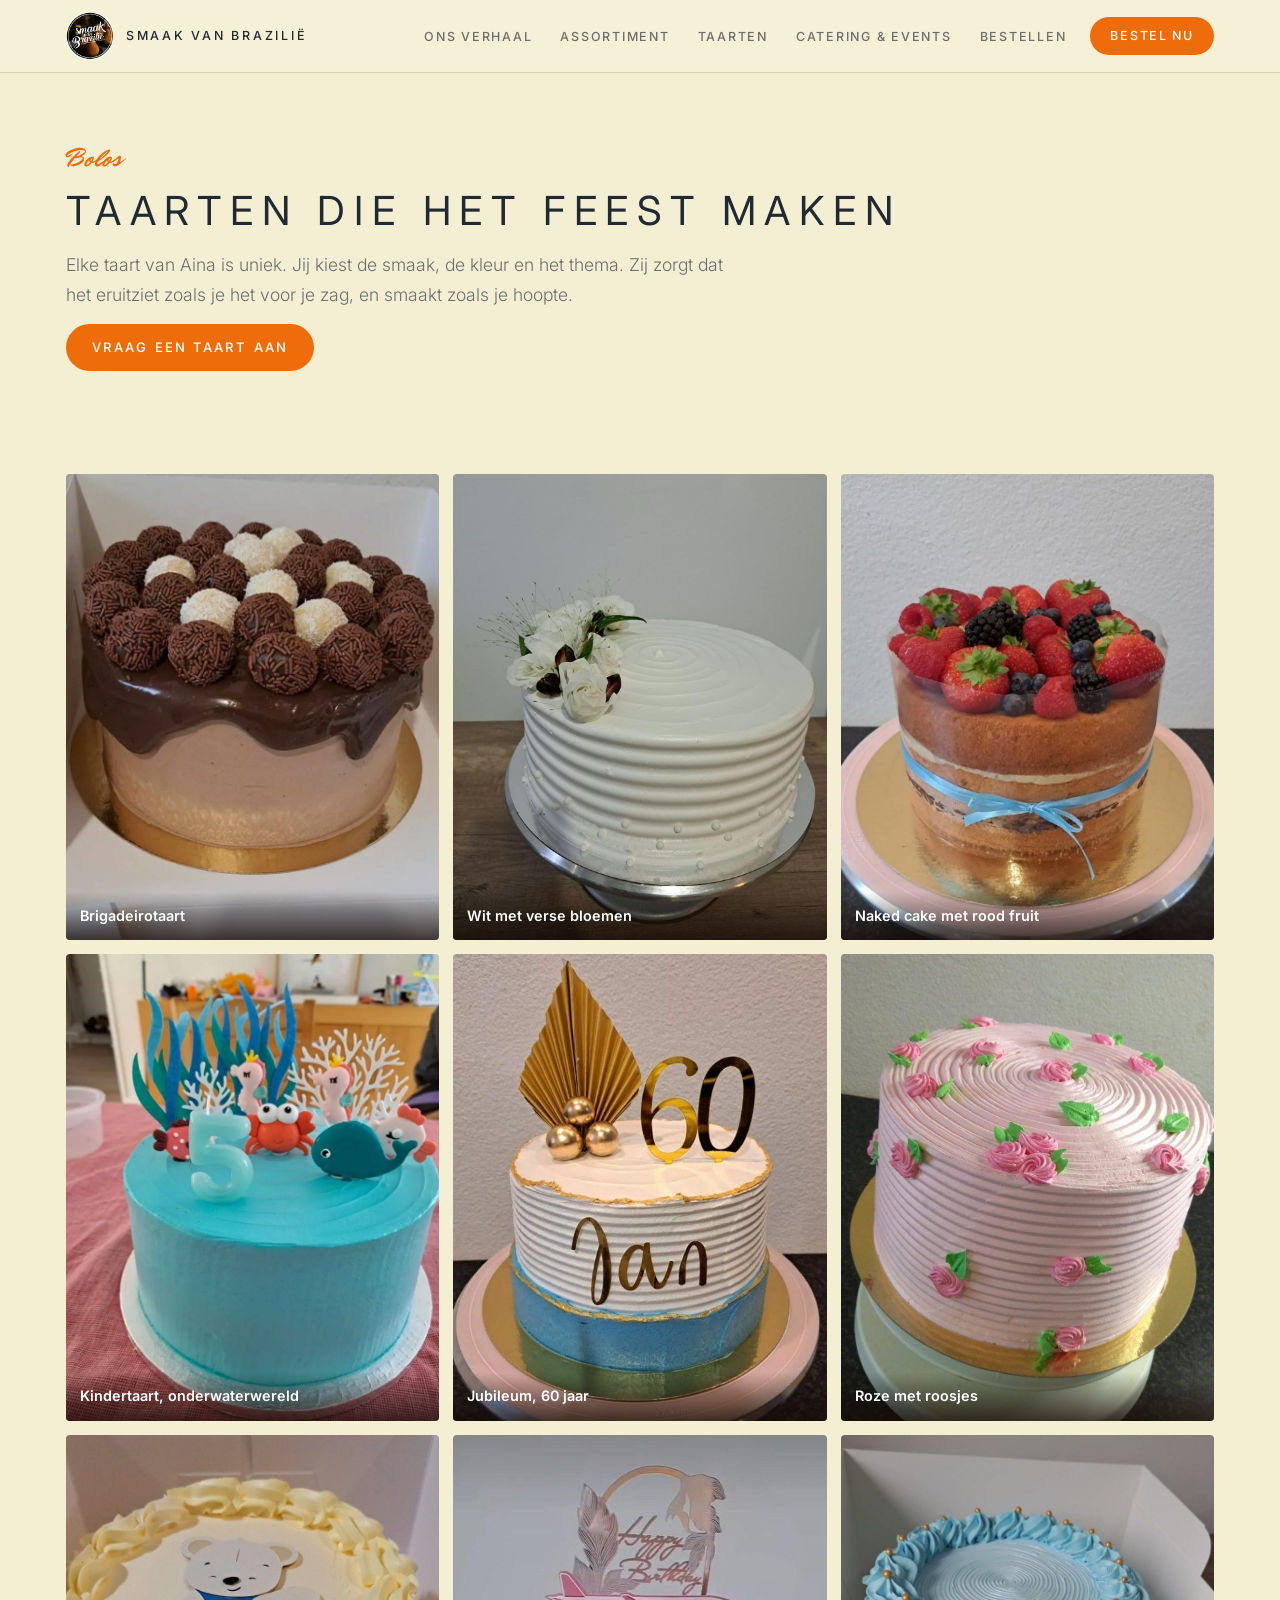
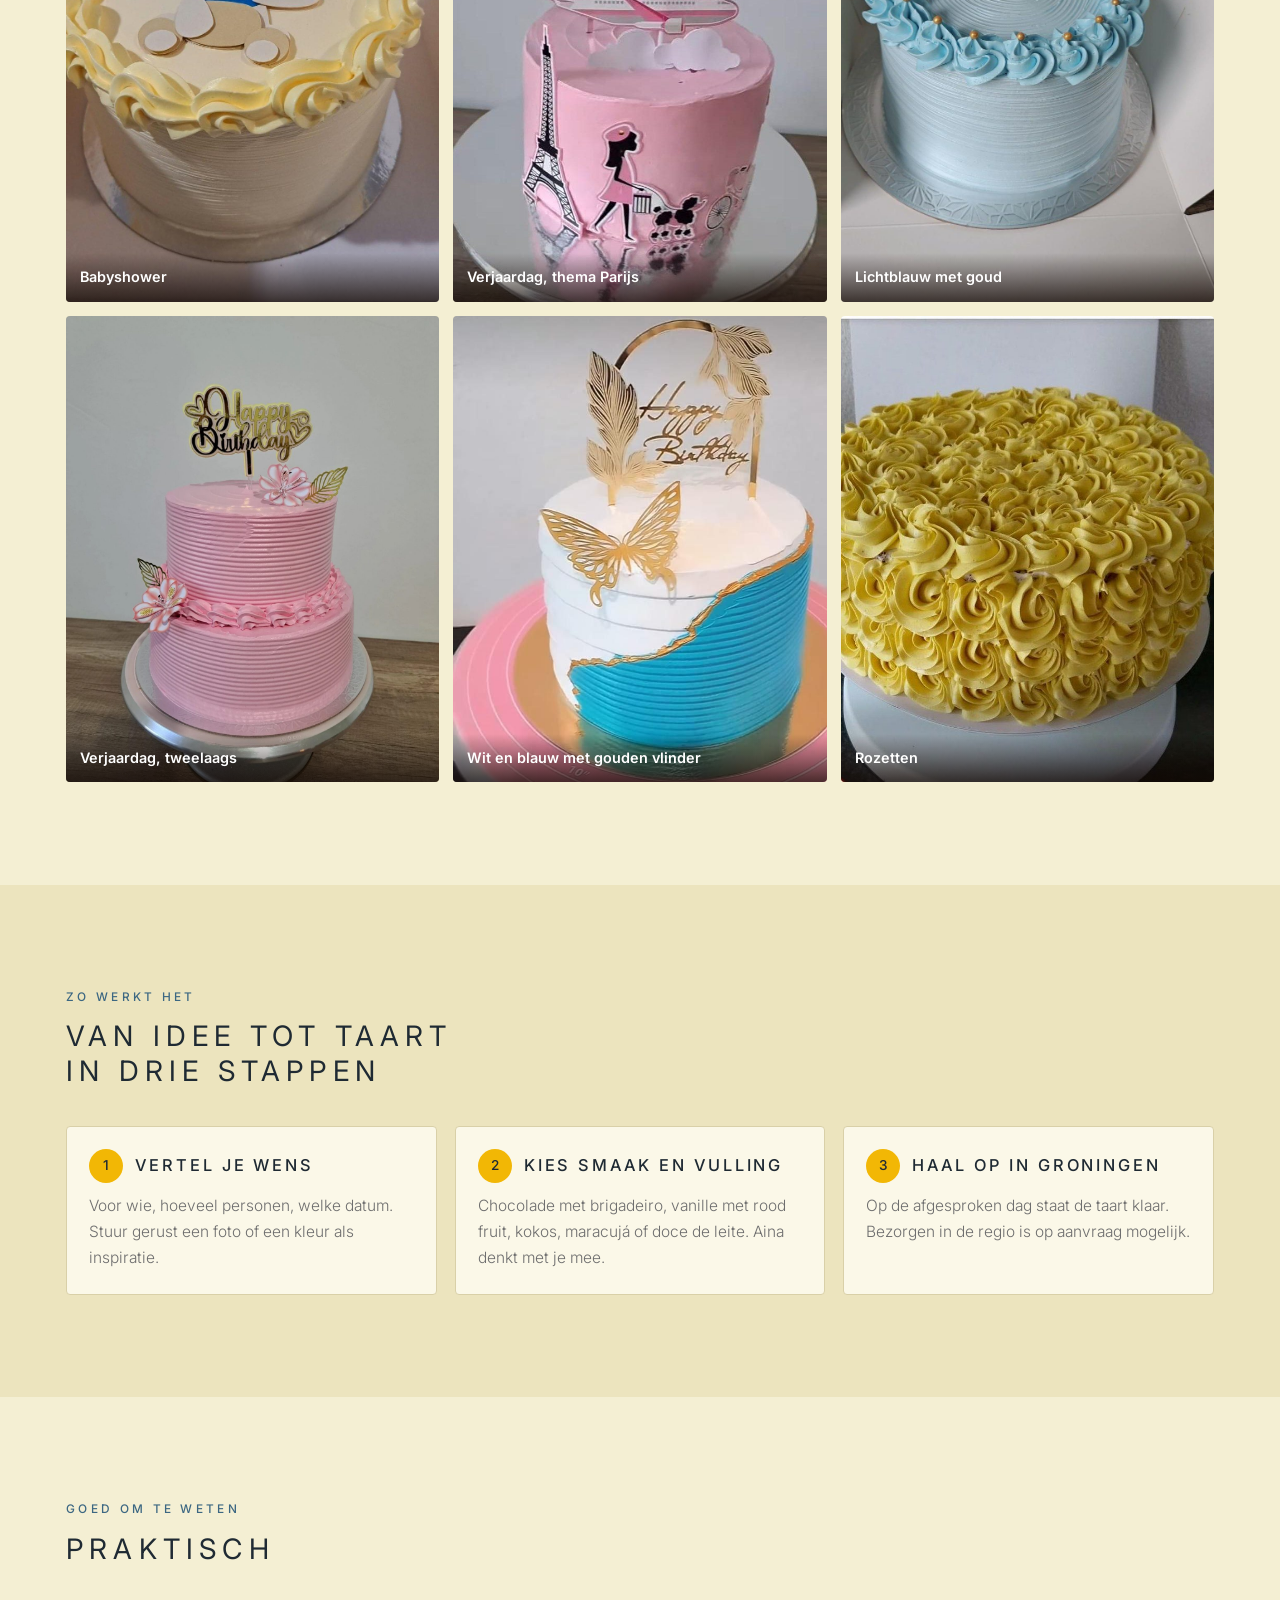
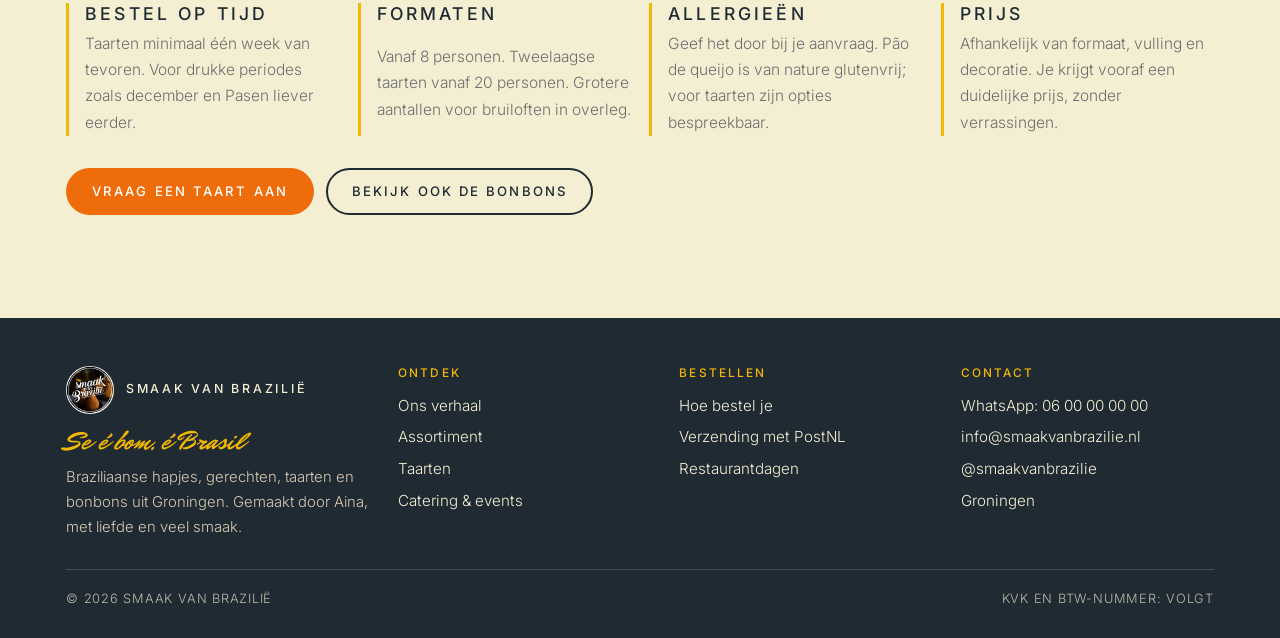
<file: taarten.html>
<!doctype html>
<html lang="nl">
<head>
<meta charset="utf-8">
<meta name="viewport" content="width=device-width, initial-scale=1, viewport-fit=cover">
<title>Taarten op maat | Smaak van Brazilië</title>
<meta name="description" content="Verjaardagstaarten, kindertaarten, naked cakes en brigadeirotaarten, met de hand gemaakt door Aina in Groningen.">
<link rel="icon" href="img/logo.jpg">
<link rel="preconnect" href="https://fonts.googleapis.com">
<link rel="preconnect" href="https://fonts.gstatic.com" crossorigin>
<link rel="stylesheet" href="https://fonts.googleapis.com/css2?family=Inter:wght@300;400;500;600&family=Mr+Dafoe&display=swap">
<link rel="stylesheet" href="style.css">
</head>
<body>
<div class="notice" hidden></div>
<header class="nav">
  <div class="wrap">
    <a class='brand' href='/'><img src="img/logo.jpg" alt=""><span>smaak van Brazilië</span></a>
    <button class="burger" aria-expanded="false" aria-controls="menu">Menu</button>
    <ul class="menu" id="menu">
      <li><a href='/verhaal'>Ons verhaal</a></li>
      <li><a href='/assortiment'>Assortiment</a></li>
      <li><a href='/taarten'>Taarten</a></li>
      <li><a href='/catering'>Catering &amp; events</a></li>
      <li><a href='/bestellen'>Bestellen</a></li>
      <li><a class='btn btn-primary' href='/bestellen#formulier'>Bestel nu</a></li>
    </ul>
  </div>
</header>
<section class="page-head">
  <div class="wrap">
    <span class="script">Bolos</span>
    <h1>Taarten die het feest maken</h1>
    <p class="lead">Elke taart van Aina is uniek. Jij kiest de smaak, de kleur en het thema. Zij zorgt dat het eruitziet zoals je het voor je zag, en smaakt zoals je hoopte.</p>
    <div class="btn-row"><a class='btn btn-primary' href='/bestellen#formulier'>Vraag een taart aan</a></div>
  </div>
</section>

<section class="section">
  <div class="wrap">
    <div class="gallery">
      <figure><img src="img/taarten/taart-brigadeiro-beijinho.jpg" alt="Chocoladetaart met ganache en een kroon van brigadeiros en beijinhos" loading="lazy"><figcaption>Brigadeirotaart</figcaption></figure>
      <figure><img src="img/taarten/taart-wit-bloemen.jpg" alt="Witte taart met ribbels, parels en verse witte rozen" loading="lazy"><figcaption>Wit met verse bloemen</figcaption></figure>
      <figure><img src="img/taarten/taart-naked-fruit-lint.jpg" alt="Naked cake met aardbeien, frambozen, bramen en een blauw lint" loading="lazy"><figcaption>Naked cake met rood fruit</figcaption></figure>
      <figure><img src="img/taarten/taart-onderwater-5.jpg" alt="Turquoise kindertaart met onderwaterdieren en een 5" loading="lazy"><figcaption>Kindertaart, onderwaterwereld</figcaption></figure>
      <figure><img src="img/taarten/taart-jan-60-goud.jpg" alt="Witte en blauwe taart met gouden 60 topper en de naam Jan" loading="lazy"><figcaption>Jubileum, 60 jaar</figcaption></figure>
      <figure><img src="img/taarten/taart-roze-roosjes.jpg" alt="Roze taart met spuitroosjes en groene blaadjes" loading="lazy"><figcaption>Roze met roosjes</figcaption></figure>
      <figure><img src="img/taarten/taart-beertje-doos.jpg" alt="Crèmekleurige taart met beertje en een rand van rozetten" loading="lazy"><figcaption>Babyshower</figcaption></figure>
      <figure><img src="img/taarten/taart-parijs-roze.jpg" alt="Roze taart met Eiffeltoren, vliegtuigje en Happy Birthday-topper" loading="lazy"><figcaption>Verjaardag, thema Parijs</figcaption></figure>
      <figure><img src="img/taarten/taart-lichtblauw-parels.jpg" alt="Lichtblauwe taart met een rand van rozetten en gouden parels" loading="lazy"><figcaption>Lichtblauw met goud</figcaption></figure>
      <figure><img src="img/taarten/taart-roze-tweelaags.jpg" alt="Roze tweelaagse taart met gouden topper" loading="lazy"><figcaption>Verjaardag, tweelaags</figcaption></figure>
      <figure><img src="img/taarten/taart-wit-blauw-vlinder.jpg" alt="Wit-blauwe taart met gouden vlinder en Happy Birthday-topper" loading="lazy"><figcaption>Wit en blauw met gouden vlinder</figcaption></figure>
      <figure><img src="img/taarten/taart-gele-rozetten.jpg" alt="Gele taart volledig bedekt met rozetten" loading="lazy"><figcaption>Rozetten</figcaption></figure>
    </div>
  </div>
</section>

<section class="section band">
  <div class="wrap">
    <div class="section-head">
      <span class="eyebrow">Zo werkt het</span>
      <h2>Van idee tot taart in drie stappen</h2>
    </div>
    <div class="steps">
      <div class="step"><h3>Vertel je wens</h3><p>Voor wie, hoeveel personen, welke datum. Stuur gerust een foto of een kleur als inspiratie.</p></div>
      <div class="step"><h3>Kies smaak en vulling</h3><p>Chocolade met brigadeiro, vanille met rood fruit, kokos, maracujá of doce de leite. Aina denkt met je mee.</p></div>
      <div class="step"><h3>Haal op in Groningen</h3><p>Op de afgesproken dag staat de taart klaar. Bezorgen in de regio is op aanvraag mogelijk.</p></div>
    </div>
  </div>
</section>

<section class="section">
  <div class="wrap">
    <div class="section-head">
      <span class="eyebrow">Goed om te weten</span>
      <h2>Praktisch</h2>
    </div>
    <div class="infogrid">
      <div class="info"><h3>Bestel op tijd</h3><p>Taarten minimaal één week van tevoren. Voor drukke periodes zoals december en Pasen liever eerder.</p></div>
      <div class="info"><h3>Formaten</h3><p>Vanaf 8 personen. Tweelaagse taarten vanaf 20 personen. Grotere aantallen voor bruiloften in overleg.</p></div>
      <div class="info"><h3>Allergieën</h3><p>Geef het door bij je aanvraag. Pão de queijo is van nature glutenvrij; voor taarten zijn opties bespreekbaar.</p></div>
      <div class="info"><h3>Prijs</h3><p>Afhankelijk van formaat, vulling en decoratie. Je krijgt vooraf een duidelijke prijs, zonder verrassingen.</p></div>
    </div>
    <div class="btn-row" style="margin-top:32px"><a class='btn btn-primary' href='/bestellen#formulier'>Vraag een taart aan</a><a class='btn btn-ghost' href='/assortiment#doces'>Bekijk ook de bonbons</a></div>
  </div>
</section>

<footer>
  <div class="wrap">
    <div>
      <a class='brand' href='/'><img src="img/logo.jpg" alt=""><span>smaak van Brazilië</span></a>
      <p class="tagline">Se é bom, é Brasil</p>
      <p style="margin-top:10px;font-size:.93rem;color:var(--muted-on-dark)">Braziliaanse hapjes, gerechten, taarten en bonbons uit Groningen. Gemaakt door Aina, met liefde en veel smaak.</p>
    </div>
    <div>
      <h4>Ontdek</h4>
      <ul>
        <li><a href='/verhaal'>Ons verhaal</a></li>
        <li><a href='/assortiment'>Assortiment</a></li>
        <li><a href='/taarten'>Taarten</a></li>
        <li><a href='/catering'>Catering &amp; events</a></li>
      </ul>
    </div>
    <div>
      <h4>Bestellen</h4>
      <ul>
        <li><a href='/bestellen'>Hoe bestel je</a></li>
        <li><a href='/bestellen#verzending'>Verzending met PostNL</a></li>
        <li><a href='/catering#restaurantdagen'>Restaurantdagen</a></li>
      </ul>
    </div>
    <div>
      <h4>Contact</h4>
      <ul>
        <li><a data-href="whatsapp" href="#" target="_blank" rel="noopener">WhatsApp: <span data-site="telefoon"></span></a></li>
        <li><a data-href="email" href="#"><span data-site="email"></span></a></li>
        <li><a data-href="instagram" href="#" target="_blank" rel="noopener">@<span data-site="instagram"></span></a></li>
        <li><span data-site="plaats"></span></li>
      </ul>
    </div>
    <div class="legal"><span>© <span data-year></span> Smaak van Brazilië</span><span>KvK en btw-nummer: volgt</span></div>
  </div>
</footer>

<script src="products.js"></script>
<script src="main.js"></script>
</body>
</html>
</file>
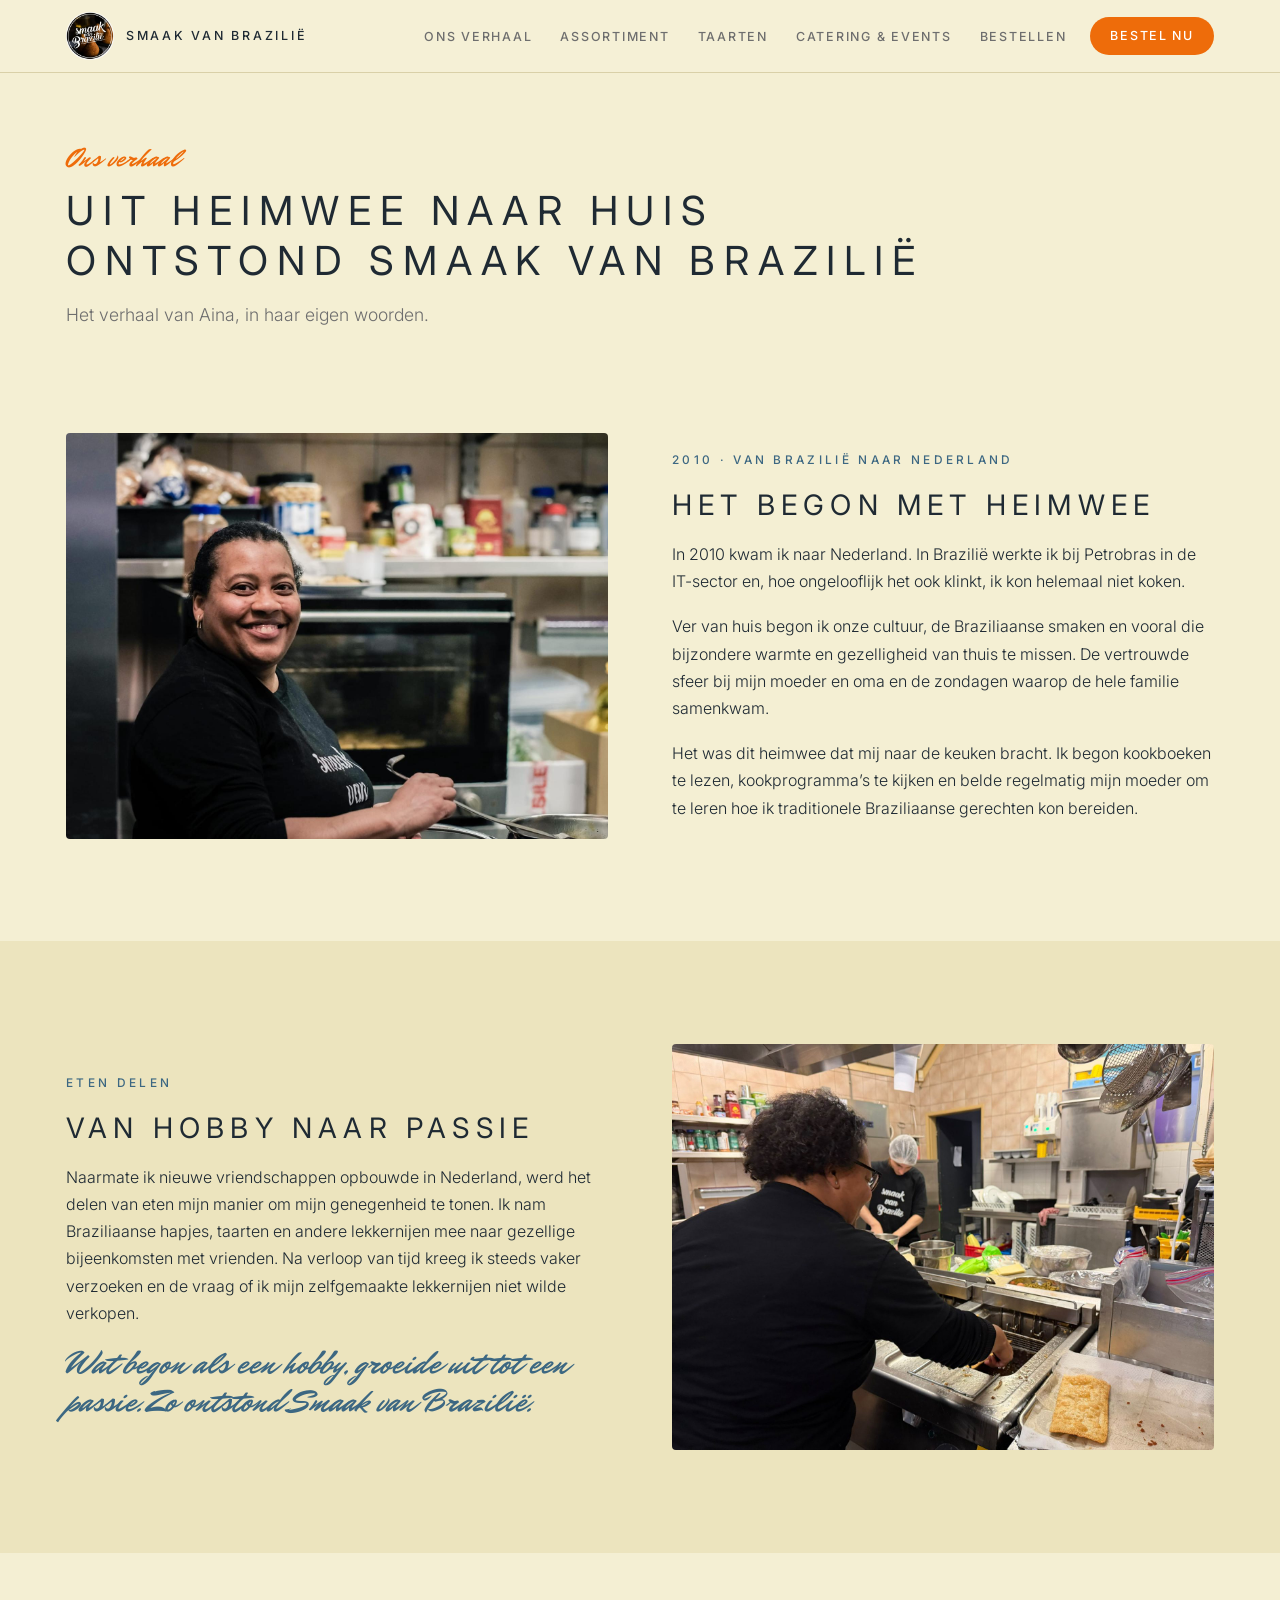
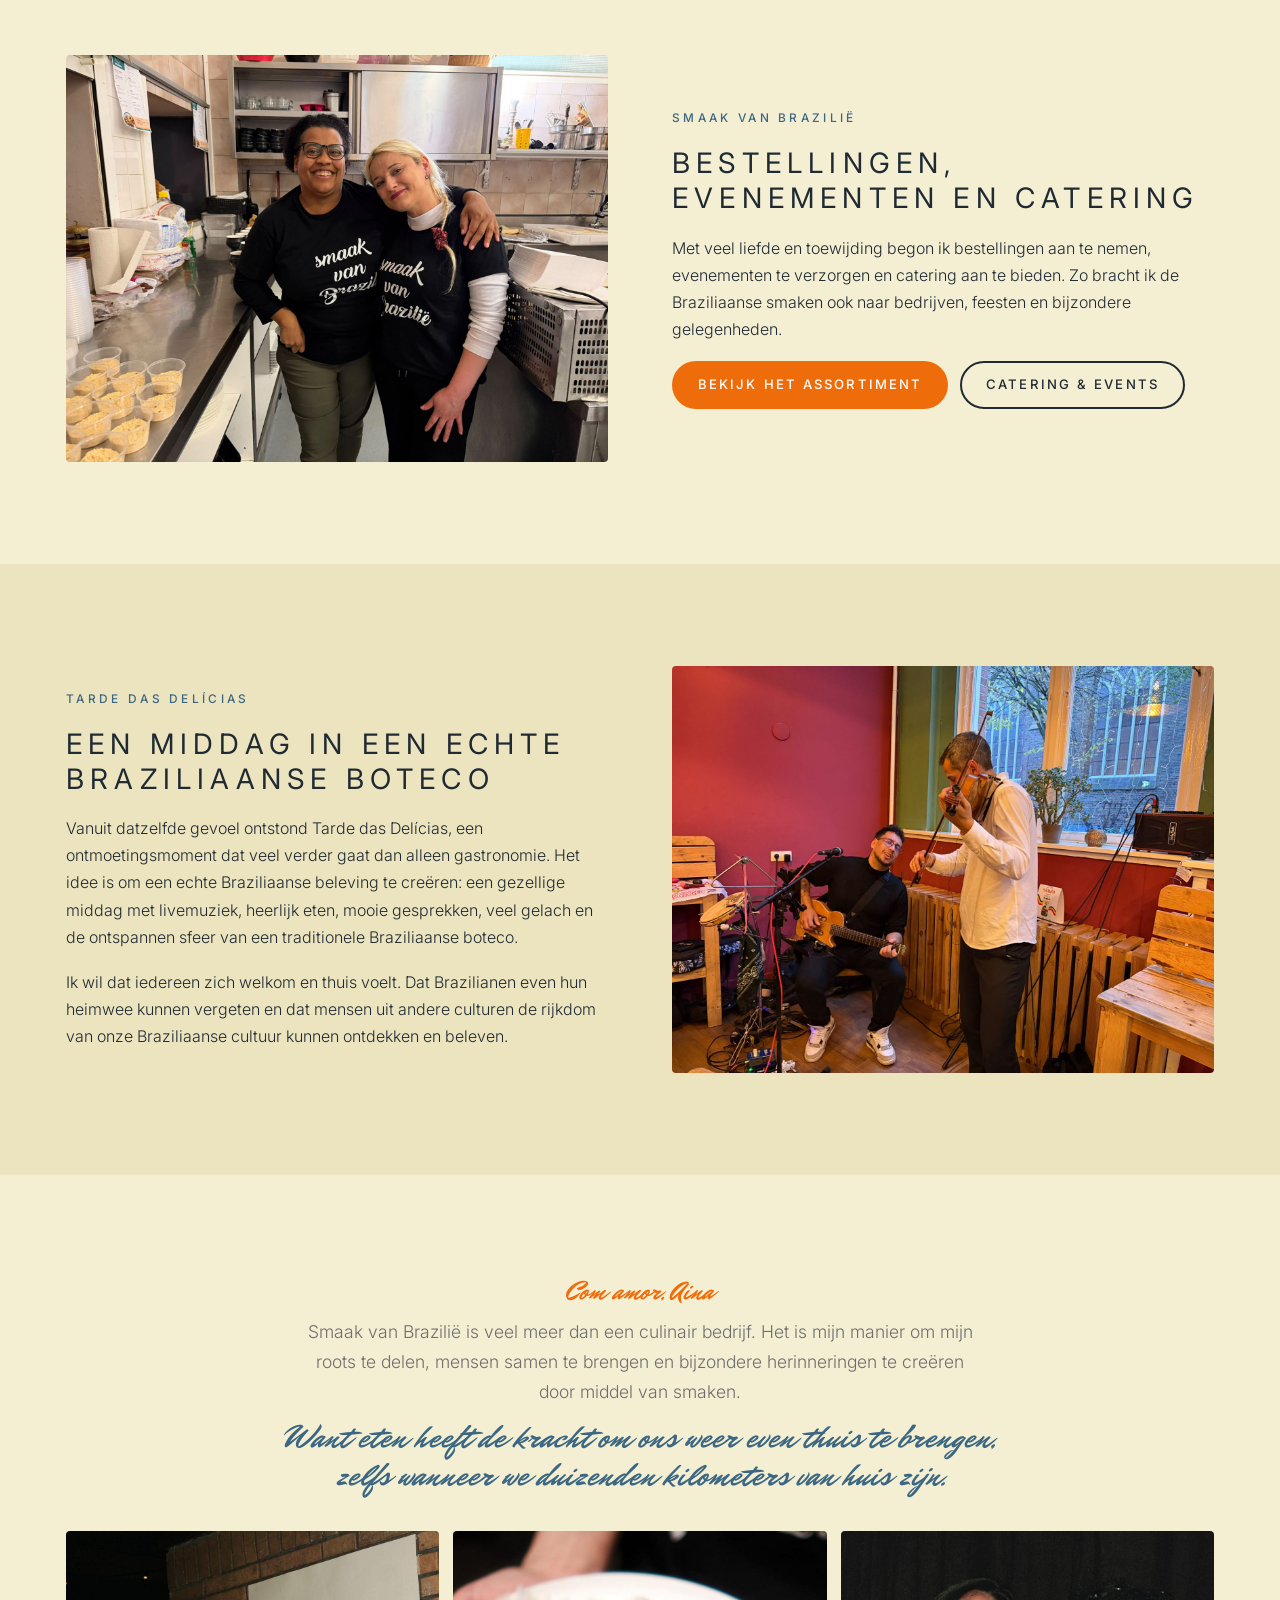
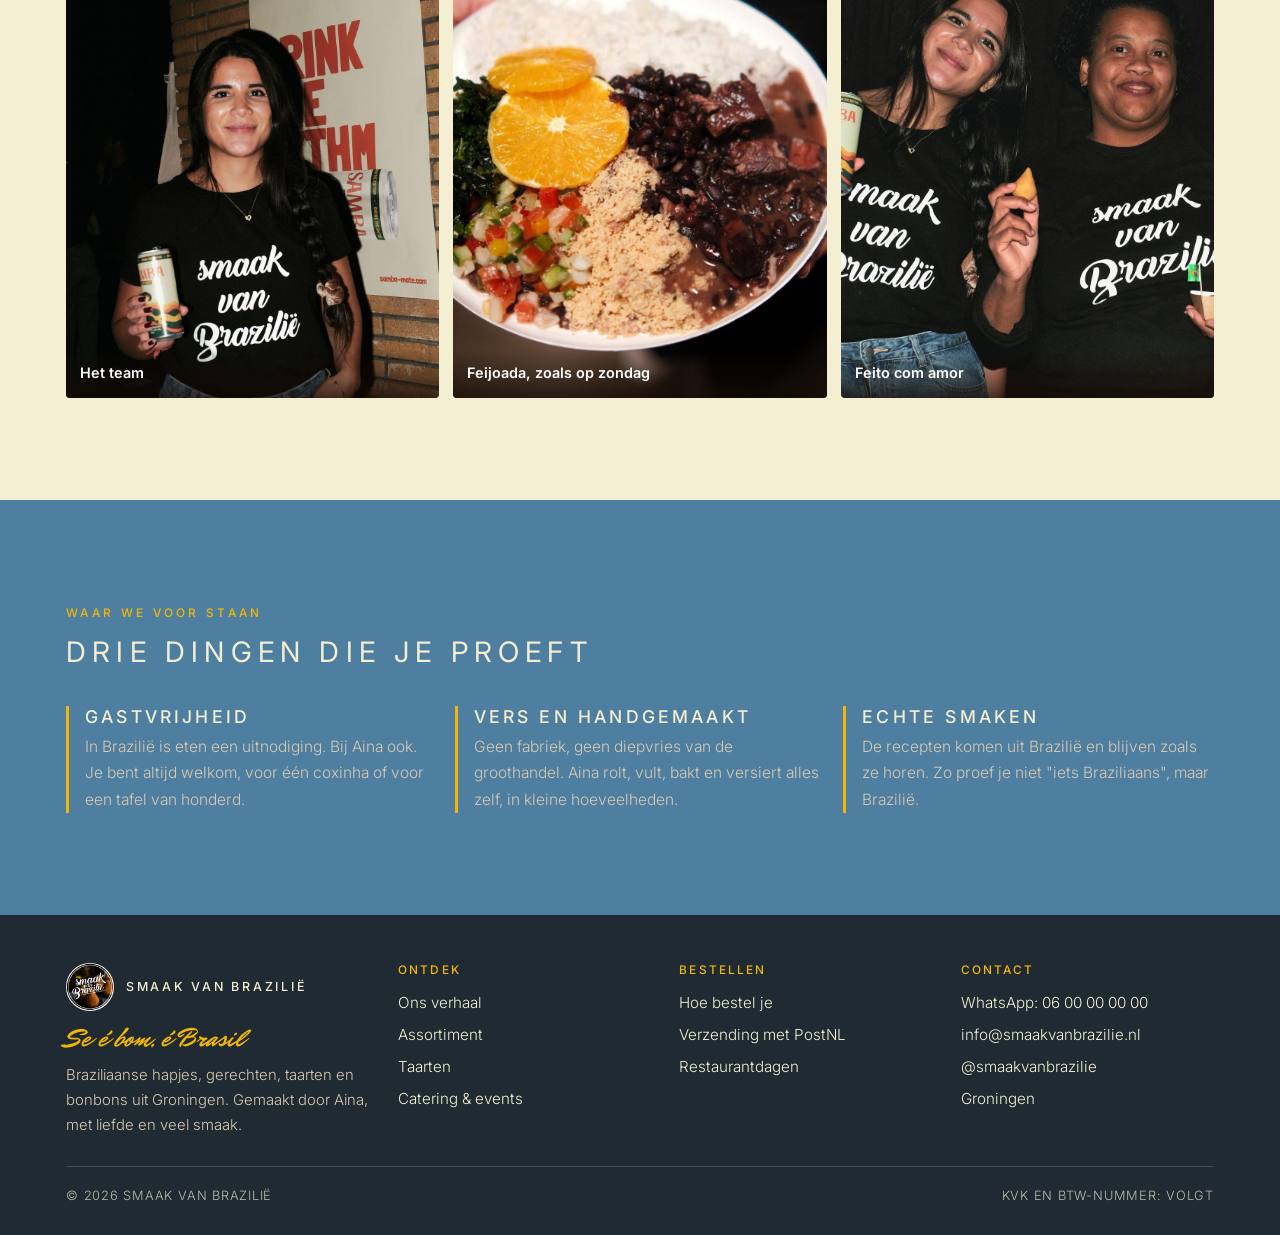
<file: verhaal.html>
<!doctype html>
<html lang="nl">
<head>
<meta charset="utf-8">
<meta name="viewport" content="width=device-width, initial-scale=1, viewport-fit=cover">
<title>Ons verhaal | Smaak van Brazilië</title>
<meta name="description" content="Wie is Aina en waarom begon ze Smaak van Brazilië? Over heimwee, familierecepten en een keuken in Groningen.">
<link rel="icon" href="img/logo.jpg">
<link rel="preconnect" href="https://fonts.googleapis.com">
<link rel="preconnect" href="https://fonts.gstatic.com" crossorigin>
<link rel="stylesheet" href="https://fonts.googleapis.com/css2?family=Inter:wght@300;400;500;600&family=Mr+Dafoe&display=swap">
<link rel="stylesheet" href="style.css">
</head>
<body>
<div class="notice" hidden></div>
<header class="nav">
  <div class="wrap">
    <a class='brand' href='/'><img src="img/logo.jpg" alt=""><span>smaak van Brazilië</span></a>
    <button class="burger" aria-expanded="false" aria-controls="menu">Menu</button>
    <ul class="menu" id="menu">
      <li><a href='/verhaal'>Ons verhaal</a></li>
      <li><a href='/assortiment'>Assortiment</a></li>
      <li><a href='/taarten'>Taarten</a></li>
      <li><a href='/catering'>Catering &amp; events</a></li>
      <li><a href='/bestellen'>Bestellen</a></li>
      <li><a class='btn btn-primary' href='/bestellen#formulier'>Bestel nu</a></li>
    </ul>
  </div>
</header>
<section class="page-head">
  <div class="wrap">
    <span class="script">Ons verhaal</span>
    <h1>Uit heimwee naar huis ontstond Smaak van Brazilië</h1>
    <p class="lead">Het verhaal van Aina, in haar eigen woorden.</p>
  </div>
</section>

<section class="section">
  <div class="wrap split">
    <img src="img/aina/portret-keuken.jpg" alt="Aina lacht naar de camera terwijl ze in haar keuken kookt">
    <div class="copy">
      <span class="eyebrow">2010 · Van Brazilië naar Nederland</span>
      <h2>Het begon met heimwee</h2>
      <p>In 2010 kwam ik naar Nederland. In Brazilië werkte ik bij Petrobras in de IT-sector en, hoe ongelooflijk het ook klinkt, ik kon helemaal niet koken.</p>
      <p>Ver van huis begon ik onze cultuur, de Braziliaanse smaken en vooral die bijzondere warmte en gezelligheid van thuis te missen. De vertrouwde sfeer bij mijn moeder en oma en de zondagen waarop de hele familie samenkwam.</p>
      <p>Het was dit heimwee dat mij naar de keuken bracht. Ik begon kookboeken te lezen, kookprogramma’s te kijken en belde regelmatig mijn moeder om te leren hoe ik traditionele Braziliaanse gerechten kon bereiden.</p>
    </div>
  </div>
</section>

<section class="section band">
  <div class="wrap split">
    <div class="copy">
      <span class="eyebrow">Eten delen</span>
      <h2>Van hobby naar passie</h2>
      <p>Naarmate ik nieuwe vriendschappen opbouwde in Nederland, werd het delen van eten mijn manier om mijn genegenheid te tonen. Ik nam Braziliaanse hapjes, taarten en andere lekkernijen mee naar gezellige bijeenkomsten met vrienden. Na verloop van tijd kreeg ik steeds vaker verzoeken en de vraag of ik mijn zelfgemaakte lekkernijen niet wilde verkopen.</p>
      <p class="quote">Wat begon als een hobby, groeide uit tot een passie. Zo ontstond Smaak van Brazilië.</p>
    </div>
    <img src="img/aina/keuken-pastel-frituren.jpg" alt="Aina frituurt pastéis in de keuken, met een collega op de achtergrond" loading="lazy">
  </div>
</section>

<section class="section">
  <div class="wrap split">
    <img src="img/aina/duo-keuken.jpg" alt="Aina en een collega in Smaak van Brazilië-shirts, arm in arm in de keuken" loading="lazy">
    <div class="copy">
      <span class="eyebrow">Smaak van Brazilië</span>
      <h2>Bestellingen, evenementen en catering</h2>
      <p>Met veel liefde en toewijding begon ik bestellingen aan te nemen, evenementen te verzorgen en catering aan te bieden. Zo bracht ik de Braziliaanse smaken ook naar bedrijven, feesten en bijzondere gelegenheden.</p>
      <div class="btn-row"><a class='btn btn-primary' href='/assortiment'>Bekijk het assortiment</a><a class='btn btn-ghost' href='/catering'>Catering &amp; events</a></div>
    </div>
  </div>
</section>

<section class="section band">
  <div class="wrap split">
    <div class="copy">
      <span class="eyebrow">Tarde das Delícias</span>
      <h2>Een middag in een echte Braziliaanse boteco</h2>
      <p>Vanuit datzelfde gevoel ontstond Tarde das Delícias, een ontmoetingsmoment dat veel verder gaat dan alleen gastronomie. Het idee is om een echte Braziliaanse beleving te creëren: een gezellige middag met livemuziek, heerlijk eten, mooie gesprekken, veel gelach en de ontspannen sfeer van een traditionele Braziliaanse boteco.</p>
      <p>Ik wil dat iedereen zich welkom en thuis voelt. Dat Brazilianen even hun heimwee kunnen vergeten en dat mensen uit andere culturen de rijkdom van onze Braziliaanse cultuur kunnen ontdekken en beleven.</p>
    </div>
    <img src="img/mensen/livemuziek-gitaar-viool.jpg" alt="Twee muzikanten spelen gitaar en viool bij het raam" loading="lazy">
  </div>
</section>

<section class="section">
  <div class="wrap">
    <div class="section-head" style="text-align:center;margin-inline:auto;justify-items:center;max-width:760px">
      <span class="script">Com amor, Aina</span>
      <p class="lead">Smaak van Brazilië is veel meer dan een culinair bedrijf. Het is mijn manier om mijn roots te delen, mensen samen te brengen en bijzondere herinneringen te creëren door middel van smaken.</p>
      <p class="quote">Want eten heeft de kracht om ons weer even thuis te brengen, zelfs wanneer we duizenden kilometers van huis zijn.</p>
    </div>
    <div class="gallery" style="margin-top:36px">
      <figure><img src="img/aina/portret-shirt-poster.jpg" alt="Een collega van Aina in een Smaak van Brazilië-shirt met een blikje SAMBA" loading="lazy"><figcaption>Het team</figcaption></figure>
      <figure><img src="img/eten/feijoada-bord-compleet.jpg" alt="Een bord feijoada met rijst, farofa, couve, vinagrete en sinaasappel" loading="lazy"><figcaption>Feijoada, zoals op zondag</figcaption></figure>
      <figure><img src="img/aina/duo-coxinha-shirts.jpg" alt="Aina en haar collega, lachend, met een coxinha en een blikje SAMBA" loading="lazy"><figcaption>Feito com amor</figcaption></figure>
    </div>
  </div>
</section>

<section class="section band-dark">
  <div class="wrap">
    <div class="section-head">
      <span class="eyebrow">Waar we voor staan</span>
      <h2>Drie dingen die je proeft</h2>
    </div>
    <div class="infogrid">
      <div class="info"><h3>Gastvrijheid</h3><p>In Brazilië is eten een uitnodiging. Bij Aina ook. Je bent altijd welkom, voor één coxinha of voor een tafel van honderd.</p></div>
      <div class="info"><h3>Vers en handgemaakt</h3><p>Geen fabriek, geen diepvries van de groothandel. Aina rolt, vult, bakt en versiert alles zelf, in kleine hoeveelheden.</p></div>
      <div class="info"><h3>Echte smaken</h3><p>De recepten komen uit Brazilië en blijven zoals ze horen. Zo proef je niet "iets Braziliaans", maar Brazilië.</p></div>
    </div>
  </div>
</section>

<footer>
  <div class="wrap">
    <div>
      <a class='brand' href='/'><img src="img/logo.jpg" alt=""><span>smaak van Brazilië</span></a>
      <p class="tagline">Se é bom, é Brasil</p>
      <p style="margin-top:10px;font-size:.93rem;color:var(--muted-on-dark)">Braziliaanse hapjes, gerechten, taarten en bonbons uit Groningen. Gemaakt door Aina, met liefde en veel smaak.</p>
    </div>
    <div>
      <h4>Ontdek</h4>
      <ul>
        <li><a href='/verhaal'>Ons verhaal</a></li>
        <li><a href='/assortiment'>Assortiment</a></li>
        <li><a href='/taarten'>Taarten</a></li>
        <li><a href='/catering'>Catering &amp; events</a></li>
      </ul>
    </div>
    <div>
      <h4>Bestellen</h4>
      <ul>
        <li><a href='/bestellen'>Hoe bestel je</a></li>
        <li><a href='/bestellen#verzending'>Verzending met PostNL</a></li>
        <li><a href='/catering#restaurantdagen'>Restaurantdagen</a></li>
      </ul>
    </div>
    <div>
      <h4>Contact</h4>
      <ul>
        <li><a data-href="whatsapp" href="#" target="_blank" rel="noopener">WhatsApp: <span data-site="telefoon"></span></a></li>
        <li><a data-href="email" href="#"><span data-site="email"></span></a></li>
        <li><a data-href="instagram" href="#" target="_blank" rel="noopener">@<span data-site="instagram"></span></a></li>
        <li><span data-site="plaats"></span></li>
      </ul>
    </div>
    <div class="legal"><span>© <span data-year></span> Smaak van Brazilië</span><span>KvK en btw-nummer: volgt</span></div>
  </div>
</footer>

<script src="products.js"></script>
<script src="main.js"></script>
</body>
</html>
</file>
<file: style.css>
/* ============================================================
   Smaak van Brazilië – huisstijl
   Layout: warme, rustige achtergrond; foto's doen het werk.
   Eén accent (dendê-oranje), een tweede kleur alleen voor zoet.
   ============================================================ */
:root{
  --bg:        #F4EFD3;   /* Peixou-creme */
  --bg-2:      #ECE4BE;   /* dieper creme voor banden */
  --ink:       #1F2A33;   /* diep blauwzwart */
  --ink-2:     #6E6E6E;   /* lichtgrijs lopende tekst, zoals Peixou */
  --line:      #D9D0A8;
  --accent:    #EE6C0A;   /* gebrande sinaasappel, knoppen */
  --accent-dk: #C95800;
  --yellow:    #F2B705;   /* mosterdgeel, banden */
  --blue:      #4E7FA0;   /* staalblauw, banden */
  --blue-dk:   #3C6782;
  --sweet:     #EE6C0A;
  --leaf:      #3E7A4F;
  --dark:      #4E7FA0;   /* donkere banden zijn nu blauw */
  --dark-fg:   #F4EFD3;
  --surface:   #FBF8E8;   /* kaarten, formulier */
  --muted-on-dark: #D9C9B2; /* zachte tekst op donkere banden en footer */

  --f-display: "Inter", "Helvetica Neue", Helvetica, Arial, sans-serif;
  --f-body:    "Inter", "Helvetica Neue", Helvetica, Arial, sans-serif;
  --f-script:  "Mr Dafoe", "Brush Script MT", cursive;

  --r: 4px;
  --gutter-l: max(16px, env(safe-area-inset-left, 0px));
  --gutter-r: max(16px, env(safe-area-inset-right, 0px));
  --wrap: 1180px;
  color-scheme: light;
}
*{box-sizing:border-box}
html{scroll-behavior:smooth}
@media (prefers-reduced-motion: reduce){ html{scroll-behavior:auto} *{animation:none!important;transition:none!important} }
body{margin:0;background:var(--bg);color:var(--ink);font-family:var(--f-body);font-size:16px;line-height:1.7;-webkit-font-smoothing:antialiased;font-weight:300}
img{max-width:100%;display:block}
a{color:inherit}
h1,h2{font-family:var(--f-display);line-height:1.25;margin:0;text-wrap:balance;font-weight:400;text-transform:uppercase;letter-spacing:.22em}
h1{font-size:clamp(1.5rem,3.4vw,2.7rem)}
h2{font-size:clamp(1.2rem,2.2vw,1.8rem)}
h3,h4{font-family:var(--f-body);font-weight:500;text-transform:uppercase;letter-spacing:.18em;margin:0;line-height:1.25;text-wrap:balance}
h3{font-size:1.02rem}
p{margin:0}
.lead{font-size:1.1rem;font-weight:300;color:var(--ink-2);max-width:62ch}
.script{font-family:var(--f-script);font-weight:400;color:var(--accent);font-size:1.7rem;line-height:1;letter-spacing:0}
.eyebrow{font-family:var(--f-body);text-transform:uppercase;letter-spacing:.28em;font-size:.74rem;font-weight:500;color:var(--blue-dk)}
.wrap{max-width:var(--wrap);margin-inline:auto;padding-left:var(--gutter-l);padding-right:var(--gutter-r)}
.section{padding-block:clamp(56px,8vw,104px)}
.section-head{display:grid;gap:12px;margin-bottom:36px;max-width:70ch}
.band{background:var(--bg-2)}
.band-dark{background:var(--blue);color:var(--dark-fg)}
.band-dark .lead{color:#E7E9D9}
.band-dark .eyebrow{color:#F2B705}
.band-dark .script{color:#F2B705}
.band-yellow{background:var(--yellow);color:var(--ink)}
.band-yellow .eyebrow{color:var(--ink)}
.band-yellow .lead{color:#3B3420}
.stack{display:grid;gap:16px}
.focus:focus-visible, a:focus-visible, button:focus-visible, input:focus-visible, select:focus-visible, textarea:focus-visible{outline:3px solid var(--accent);outline-offset:3px}

/* ---- Buttons ---- */
.btn{display:inline-flex;align-items:center;gap:10px;padding:15px 24px;border-radius:999px;font-family:var(--f-body);font-weight:500;font-size:.82rem;text-transform:uppercase;letter-spacing:.16em;text-decoration:none;border:2px solid transparent;cursor:pointer;transition:transform .15s ease,background .15s ease;line-height:1}
.btn:hover{transform:translateY(-1px)}
.btn-primary{background:var(--accent);color:#fff}
.btn-primary:hover{background:var(--accent-dk)}
.btn-ghost{background:transparent;border-color:currentColor}
.btn-dark{background:var(--ink);color:var(--bg)}
.btn-yellow{background:var(--yellow);color:var(--ink)}
.btn-yellow:hover{background:#E0A800}
.btn-row{display:flex;flex-wrap:wrap;gap:12px}
.btn svg{width:18px;height:18px}

/* ---- Topbar / nav ---- */
.notice{background:var(--accent);color:#fff;text-align:center;font-weight:600;padding:8px var(--gutter-r) 8px var(--gutter-l);font-size:.95rem}
.notice[hidden]{display:none}
.nav{position:sticky;top:env(safe-area-inset-top,0px);z-index:20;background:color-mix(in srgb,var(--bg) 94%,white);backdrop-filter:blur(10px);border-bottom:1px solid var(--line)}
.nav .wrap{display:flex;align-items:center;justify-content:space-between;gap:16px;min-height:72px}
.brand{display:flex;align-items:center;gap:12px;text-decoration:none}
.brand img{width:48px;height:48px;border-radius:50%;object-fit:cover}
.brand span{font-family:var(--f-body);font-weight:500;font-size:.78rem;letter-spacing:.22em;text-transform:uppercase;line-height:1;color:var(--ink)}
.menu{display:flex;gap:4px;list-style:none;margin:0;padding:0;align-items:center}
.menu a{text-decoration:none;padding:10px 12px;border-radius:999px;font-weight:500;font-size:.78rem;text-transform:uppercase;letter-spacing:.14em;color:var(--ink-2)}
.menu a:hover,.menu a[aria-current="page"]{color:var(--ink);background:var(--bg-2)}
.menu .btn{padding:11px 18px;margin-left:8px;color:#fff}
.menu .btn:hover{background:var(--accent-dk);color:#fff}
.burger{display:none;background:none;border:2px solid var(--line);border-radius:10px;padding:8px 10px;font:inherit;font-weight:700;cursor:pointer;color:var(--ink)}
@media (max-width: 860px){
  .burger{display:inline-flex}
  .menu{display:none;position:absolute;left:0;right:0;top:100%;background:var(--bg);border-bottom:1px solid var(--line);flex-direction:column;align-items:stretch;padding:12px var(--gutter-r) 16px var(--gutter-l);gap:2px}
  .menu.open{display:flex}
  .menu a{padding:12px 14px}
  .menu .btn{margin:8px 0 0;justify-content:center}
}

/* ---- Hero ---- */
.hero{padding-block:clamp(32px,5vw,72px) clamp(40px,6vw,80px)}
.hero .wrap{display:grid;grid-template-columns:minmax(0,1.05fr) minmax(0,1fr);gap:clamp(24px,4vw,56px);align-items:center}
.hero-copy{display:grid;gap:22px}
.hero-copy h1 em{font-style:normal;color:var(--accent)}
.hero-art{position:relative;display:grid;grid-template-columns:1fr 1fr;grid-template-rows:auto auto;gap:14px}
.hero-art img{border-radius:var(--r);object-fit:cover;width:100%;height:100%}
.hero-art .a{grid-row:1/3;aspect-ratio:3/4}
.hero-art .b{aspect-ratio:1/1}
.hero-art .c{aspect-ratio:1/1}
.stamp{position:absolute;left:-18px;bottom:-18px;width:120px;height:120px;border-radius:50%;background:var(--accent);color:#fff;display:grid;place-items:center;text-align:center;font-family:var(--f-display);font-weight:800;font-size:.8rem;line-height:1.15;padding:14px;transform:rotate(-8deg);box-shadow:0 10px 30px rgba(38,23,15,.2)}
.stamp b{display:block;font-family:var(--f-script);font-weight:400;font-size:1.15rem}
@media (max-width: 860px){
  .hero .wrap{grid-template-columns:1fr}
  .hero-art{margin-top:8px}
  .stamp{left:auto;right:-6px;bottom:-14px;width:104px;height:104px}
}
.trust{display:flex;flex-wrap:wrap;gap:10px 22px;color:var(--ink-2);font-size:.95rem}
.trust span{display:inline-flex;align-items:center;gap:8px}
.trust svg{width:18px;height:18px;color:var(--accent)}

/* ---- Category tiles ---- */
.tiles{display:grid;grid-template-columns:repeat(4,minmax(0,1fr));gap:16px}
.tile{position:relative;border-radius:var(--r);overflow:hidden;aspect-ratio:4/5;text-decoration:none;color:#fff;background:var(--dark);display:grid}
.tile img{position:absolute;inset:0;width:100%;height:100%;object-fit:cover;transition:transform .5s ease}
.tile:hover img{transform:scale(1.04)}
.tile::after{content:"";position:absolute;inset:0;background:linear-gradient(to top,rgba(20,10,5,.82) 0%,rgba(20,10,5,.1) 55%,transparent 100%)}
.tile .t{position:relative;z-index:1;align-self:end;padding:20px;display:grid;gap:4px}
.tile .t small{font-family:var(--f-script);font-size:1.4rem;line-height:1;color:var(--yellow)}
.tile .t h3{font-size:.95rem;color:#fff}
@media (max-width: 900px){.tiles{grid-template-columns:repeat(2,minmax(0,1fr))}}

/* ---- Story split ---- */
.split{display:grid;grid-template-columns:minmax(0,1fr) minmax(0,1fr);gap:clamp(24px,5vw,72px);align-items:center}
.split img{border-radius:var(--r);width:100%;aspect-ratio:4/3;object-fit:cover}
.split .copy{display:grid;gap:18px}
.quote{font-family:var(--f-script);font-size:clamp(1.6rem,2.6vw,2.2rem);font-weight:400;line-height:1.15;color:var(--blue-dk)}
.band-dark .quote{color:var(--yellow)}
@media (max-width: 860px){.split{grid-template-columns:1fr}}

/* ---- Product cards ---- */
.cards{display:grid;grid-template-columns:repeat(auto-fill,minmax(250px,1fr));gap:18px}
.card{display:grid;grid-template-rows:auto 1fr;background:var(--surface);border:1px solid var(--line);border-radius:var(--r);overflow:hidden}
.card .ph{aspect-ratio:4/3;background:var(--bg-2);display:grid;place-items:center;overflow:hidden}
.card .ph img{width:100%;height:100%;object-fit:cover}
.card .ph .noimg{font-family:var(--f-script);color:var(--accent);font-size:1.6rem;opacity:.7}
.card .body{padding:16px 18px 18px;display:grid;gap:8px;align-content:start}
.card .body h3{font-size:.92rem}
.card .pt{font-family:var(--f-script);color:var(--blue-dk);font-size:1.25rem;line-height:1}
.card .desc{color:var(--ink-2);font-size:.95rem}
.card .meta{display:flex;justify-content:space-between;align-items:baseline;gap:10px;margin-top:6px;font-size:.95rem}
.card .price{font-family:var(--f-body);font-weight:500;letter-spacing:.08em;text-transform:uppercase;font-size:.85rem;font-variant-numeric:tabular-nums}
.card .unit{color:var(--ink-2);font-size:.85rem}
.card.uit{opacity:.62}
.card.uit .ph img{filter:grayscale(1)}
.badges{display:flex;gap:6px;flex-wrap:wrap}
.badge{display:inline-block;font-family:var(--f-body);font-size:.66rem;font-weight:500;text-transform:uppercase;letter-spacing:.08em;padding:4px 9px;border-radius:999px;border:1px solid currentColor}
.badge-ok{color:var(--leaf)}
.badge-uit{color:#8A6A52;background:var(--bg-2);border-color:transparent}
.badge-post{color:var(--ink-2)}
.badge-pop{color:var(--sweet)}
.badge-seizoen{color:var(--accent-dk)}
.cat-head{display:flex;align-items:baseline;gap:14px;flex-wrap:wrap;margin:48px 0 18px;padding-top:24px;border-top:1px solid var(--line)}
.cat-head:first-of-type{margin-top:0;border-top:0;padding-top:0}
.cat-head .script{font-size:1.7rem}
.cat-head p{flex-basis:100%;color:var(--ink-2);max-width:62ch}
.filter{display:flex;gap:8px;flex-wrap:wrap;margin-bottom:28px}
.filter a,.filter button{font:inherit;font-weight:600;font-size:.93rem;padding:9px 14px;border-radius:999px;border:1px solid var(--line);background:#fff;color:var(--ink);text-decoration:none;cursor:pointer}
.filter a:hover,.filter button:hover,.filter .on{background:var(--ink);color:var(--dark-fg);border-color:var(--ink)}

/* ---- Gallery ---- */
.gallery{display:grid;grid-template-columns:repeat(3,minmax(0,1fr));gap:14px}
.gallery figure{margin:0;border-radius:var(--r);overflow:hidden;position:relative;background:var(--bg-2)}
.gallery img{width:100%;aspect-ratio:4/5;object-fit:cover}
.gallery figcaption{position:absolute;left:0;right:0;bottom:0;padding:12px 14px;color:#fff;font-size:.9rem;font-weight:600;background:linear-gradient(to top,rgba(20,10,5,.75),transparent)}
.gallery .wide{grid-column:span 2}
.gallery .wide img{aspect-ratio:8/5}
@media (max-width: 700px){.gallery{grid-template-columns:repeat(2,minmax(0,1fr))}.gallery .wide{grid-column:span 2}}

/* ---- Steps / info ---- */
.steps{display:grid;grid-template-columns:repeat(3,minmax(0,1fr));gap:18px;counter-reset:s}
.step{background:var(--surface);border:1px solid var(--line);border-radius:var(--r);padding:22px;display:grid;gap:10px;align-content:start}
.step h3{display:flex;align-items:center;gap:12px}
.step h3::before{counter-increment:s;content:counter(s);width:34px;height:34px;border-radius:50%;background:var(--yellow);color:var(--ink);display:grid;place-items:center;font-size:.85rem;letter-spacing:0;flex:none;font-weight:500}
.step p{color:var(--ink-2);font-size:.97rem}
@media (max-width: 800px){.steps{grid-template-columns:1fr}}
.infogrid{display:grid;grid-template-columns:repeat(auto-fit,minmax(240px,1fr));gap:18px}
.info{border-left:3px solid var(--yellow);padding-left:16px;display:grid;gap:6px}
.info h3{font-size:1.1rem}
.info p{color:var(--ink-2);font-size:.97rem}
.band-dark .info p{color:var(--muted-on-dark)}

/* ---- Event card ---- */
.event{display:grid;grid-template-columns:minmax(0,1.1fr) minmax(0,1fr);gap:clamp(20px,4vw,56px);align-items:center}
.event img{border-radius:var(--r);width:100%;aspect-ratio:4/3;object-fit:cover}
.event .copy{display:grid;gap:16px}
.pill-list{display:grid;gap:10px;list-style:none;padding:0;margin:0}
.pill-list li{display:flex;gap:12px;align-items:flex-start}
.pill-list li::before{content:"";width:10px;height:10px;border-radius:50%;background:var(--accent);margin-top:.5em;flex:none}
@media (max-width: 860px){.event{grid-template-columns:1fr}}

/* ---- Contact / order ---- */
.contact-grid{display:grid;grid-template-columns:minmax(0,1fr) minmax(0,1fr);gap:clamp(24px,4vw,56px)}
@media (max-width: 860px){.contact-grid{grid-template-columns:1fr}}
.ways{display:grid;gap:12px}
.way{display:flex;gap:14px;align-items:center;padding:14px 16px;border:1px solid var(--line);border-radius:var(--r);background:var(--surface);text-decoration:none}
.way .ic{width:42px;height:42px;border-radius:12px;background:var(--bg-2);display:grid;place-items:center;flex:none;color:var(--accent-dk)}
.way .ic svg{width:22px;height:22px}
.way b{font-family:var(--f-body);font-weight:500;text-transform:uppercase;letter-spacing:.12em;font-size:.8rem;display:block}
.way span{color:var(--ink-2);font-size:.93rem;word-break:break-word}
.copybtn{margin-left:auto;font:inherit;font-size:.8rem;font-weight:700;padding:6px 10px;border-radius:8px;border:1px solid var(--line);background:var(--bg);cursor:pointer;flex:none}
form.order{display:grid;gap:14px;background:var(--surface);border:1px solid var(--line);border-radius:var(--r);padding:22px}
.field{display:grid;gap:6px}
.field label{font-weight:700;font-size:.92rem}
.field input,.field select,.field textarea{font:inherit;padding:11px 12px;border:1px solid var(--line);border-radius:10px;background:var(--bg);color:var(--ink);width:100%;min-width:0}
.field textarea{min-height:110px;resize:vertical}
.row2{display:grid;grid-template-columns:1fr 1fr;gap:12px}
@media (max-width:520px){.row2{grid-template-columns:1fr}}
.out{background:var(--bg-2);border-radius:10px;padding:14px;white-space:pre-wrap;font-size:.93rem;line-height:1.5}
.hint{font-size:.88rem;color:var(--ink-2)}

/* ---- Footer ---- */
footer{background:var(--ink);color:var(--bg);padding-block:48px 28px}
footer .wrap{display:grid;grid-template-columns:1.2fr 1fr 1fr 1fr;gap:28px}
footer h4{font-size:.74rem;margin-bottom:12px;color:var(--yellow)}
footer a{color:inherit;text-decoration:none}
footer a:hover{text-decoration:underline}
footer ul{list-style:none;margin:0;padding:0;display:grid;gap:6px;font-size:.95rem}
footer .brand span{color:var(--bg)}
footer .tagline{font-family:var(--f-script);color:var(--yellow);font-size:1.7rem;line-height:1;margin-top:14px}
footer .legal{grid-column:1/-1;border-top:1px solid rgba(244,239,211,.18);padding-top:18px;font-size:.8rem;letter-spacing:.06em;text-transform:uppercase;color:#B9BBA8;display:flex;flex-wrap:wrap;gap:10px 24px;justify-content:space-between}
@media (max-width:860px){footer .wrap{grid-template-columns:1fr 1fr}}
@media (max-width:520px){footer .wrap{grid-template-columns:1fr}}

/* ---- Page header ---- */
.page-head{padding-block:clamp(36px,6vw,72px) 0}
.page-head .wrap{display:grid;gap:14px;max-width:calc(var(--wrap))}
.page-head h1{font-size:clamp(1.5rem,3.2vw,2.5rem)}

/* ---- Beheer ---- */
.admin{display:grid;gap:12px}
.admin-row{display:grid;grid-template-columns:auto minmax(0,1.4fr) minmax(0,1fr) minmax(0,1fr) auto;gap:12px;align-items:center;background:#fff;border:1px solid var(--line);border-radius:12px;padding:12px 14px}
.admin-row input[type=text]{font:inherit;padding:8px 10px;border:1px solid var(--line);border-radius:8px;width:100%;min-width:0;background:var(--bg)}
.admin-row .cat{font-size:.8rem;color:var(--ink-2);text-transform:uppercase;letter-spacing:.06em;font-weight:700}
.switch{position:relative;width:52px;height:30px;flex:none}
.switch input{position:absolute;inset:0;opacity:0;margin:0;cursor:pointer;z-index:1}
.switch i{position:absolute;inset:0;border-radius:999px;background:#CDBEA6;transition:background .2s}
.switch i::after{content:"";position:absolute;top:3px;left:3px;width:24px;height:24px;border-radius:50%;background:#fff;transition:transform .2s;box-shadow:0 1px 3px rgba(0,0,0,.25)}
.switch input:checked + i{background:var(--leaf)}
.switch input:checked + i::after{transform:translateX(22px)}
.admin-row.uit{background:var(--bg-2)}
@media (max-width:760px){.admin-row{grid-template-columns:auto minmax(0,1fr) auto}.admin-row .prijs,.admin-row .cat{grid-column:2/3}}
.admin-tools{display:flex;flex-wrap:wrap;gap:10px;align-items:center;margin:20px 0}
textarea.code{width:100%;min-height:220px;font:13px/1.45 ui-monospace,Menlo,Consolas,monospace;border:1px solid var(--line);border-radius:10px;padding:12px;background:#fff;color:var(--ink)}
.ok{color:var(--leaf);font-weight:700}

/* ---- Hero slider (full width) ---- */
.slider{position:relative;background:var(--dark);color:#fff;overflow:hidden}
.slides{position:relative;height:clamp(520px,78vh,760px)}
.slide{position:absolute;inset:0;opacity:0;transition:opacity .8s ease;display:grid;align-items:end}
.slide.is-active{opacity:1;z-index:1}
.slide img{position:absolute;inset:0;width:100%;height:100%;object-fit:cover;object-position:var(--pos,center)}
.slide::after{content:"";position:absolute;inset:0;background:linear-gradient(to top,rgba(20,10,5,.85) 0%,rgba(20,10,5,.45) 45%,rgba(20,10,5,.1) 100%)}
.slide-copy{position:relative;z-index:1;width:100%;display:grid;gap:16px;padding-block:clamp(40px,7vw,88px) clamp(64px,9vw,104px);max-width:var(--wrap);box-sizing:border-box}
.slide-copy h1{color:#fff;max-width:22ch;font-size:clamp(1.4rem,3.2vw,2.6rem);letter-spacing:.3em;text-shadow:0 2px 24px rgba(0,0,0,.35)}
.slide-copy p{color:#F1E6D6;font-size:1.15rem;max-width:52ch}
.slide-copy .script{color:var(--yellow);font-size:2rem}
.btn-light{background:rgba(255,255,255,.14);color:#fff;border-color:rgba(255,255,255,.7);backdrop-filter:blur(4px)}
.btn-light:hover{background:rgba(255,255,255,.26)}
.slider-arrow{position:absolute;top:50%;transform:translateY(-50%);z-index:3;width:48px;height:48px;border-radius:50%;border:1px solid rgba(255,255,255,.55);background:rgba(20,10,5,.35);color:#fff;display:grid;place-items:center;cursor:pointer;backdrop-filter:blur(4px);transition:background .2s}
.slider-arrow:hover{background:var(--yellow);border-color:var(--yellow);color:var(--ink)}
.slider-arrow svg{width:22px;height:22px}
.slider-arrow.prev{left:max(12px,env(safe-area-inset-left,0px))}
.slider-arrow.next{right:max(12px,env(safe-area-inset-right,0px))}
.slider-dots{position:absolute;left:0;right:0;bottom:22px;z-index:3;display:flex;justify-content:center;gap:10px;padding-left:var(--gutter-l);padding-right:var(--gutter-r)}
.slider-dots button{width:44px;height:4px;border-radius:999px;border:0;padding:0;background:rgba(255,255,255,.4);cursor:pointer;position:relative;overflow:hidden}
.slider-dots button::after{content:"";position:absolute;inset:0;background:var(--yellow);transform:scaleX(0);transform-origin:left}
.slider-dots button[aria-selected="true"]::after{transform:scaleX(1);transition:transform var(--dur,6s) linear}
.slider.paused .slider-dots button[aria-selected="true"]::after{transition:none;transform:scaleX(1)}
@media (max-width:700px){
  .slides{height:min(88vh,640px)}
  .slider-arrow{width:40px;height:40px;top:auto;bottom:14px;transform:none}
  .slider-dots{bottom:30px}
  .slider-dots button{width:22px}
  .slide-copy{padding-bottom:92px}
}
@media (prefers-reduced-motion:reduce){.slide{transition:none}.slider-dots button[aria-selected="true"]::after{transition:none}}

/* ---- Peixou-devices: gescheurde randen, draaiing, stempel, tickerband ---- */
.torn{clip-path:var(--torn,none)}
.tilt-l{transform:rotate(-1.4deg)}.tilt-r{transform:rotate(1.2deg)}
.frame{background:var(--bg);padding:10px}
.pill{display:inline-grid;place-items:center;text-align:center;background:var(--accent);color:#fff;border-radius:999px;padding:10px 16px;font-size:.62rem;letter-spacing:.2em;text-transform:uppercase;font-weight:500;line-height:1.3;transform:rotate(-6deg)}
.ticker{overflow:hidden;white-space:nowrap;padding-block:14px;border-block:1px solid rgba(31,42,51,.12)}
.ticker span{display:inline-block;padding-inline:28px;font-size:.78rem;letter-spacing:.3em;text-transform:uppercase;font-weight:500;animation:tick 40s linear infinite}
@keyframes tick{from{transform:translateX(0)}to{transform:translateX(-50%)}}
.ticker i{font-style:normal;color:var(--accent);padding-inline:14px}
/* hero met datum-paneel (Soprano's) */
.slider .slides{height:clamp(560px,82vh,780px)}
.hero-grid{position:relative;z-index:2;display:grid;grid-template-columns:minmax(0,1fr) 360px;gap:32px;align-items:end;width:100%;max-width:var(--wrap);margin-inline:auto;padding-left:var(--gutter-l);padding-right:var(--gutter-r);box-sizing:border-box}
.slide-copy{padding-left:0;padding-right:0;max-width:none}
.datebox{position:absolute;right:var(--gutter-r);bottom:clamp(64px,9vw,104px);z-index:4;width:340px;background:var(--bg);color:var(--ink);border-radius:6px;box-shadow:0 20px 50px rgba(0,0,0,.3);display:grid;gap:10px;padding:18px}
.datebox h3{font-size:.8rem;display:flex;justify-content:space-between;align-items:center}
.datebox .field input,.datebox .field select{padding:10px 11px;font-size:.95rem;background:#fff}
.datebox .btn{justify-content:center}
.datebox .hint{font-size:.78rem}
@media (max-width:1100px){.datebox{width:300px}}
@media (max-width:900px){.datebox{position:static;width:auto;box-shadow:none;border-radius:0;padding:20px var(--gutter-r) 24px var(--gutter-l);background:var(--bg-2)}.slide-copy{padding-right:0}}
/* services (Soprano's "our services") */
.services{display:grid;grid-template-columns:repeat(4,minmax(0,1fr));gap:22px}
.service{display:grid;gap:12px;text-decoration:none;color:inherit}
.service .ph{aspect-ratio:4/5;overflow:hidden;background:var(--bg-2)}
.service .ph img{width:100%;height:100%;object-fit:cover;transition:transform .5s ease}
.service:hover .ph img{transform:scale(1.04)}
.service h3{font-size:.9rem}
.service p{color:var(--ink-2);font-size:.95rem}
.service .more{font-size:.74rem;letter-spacing:.2em;text-transform:uppercase;font-weight:500;color:var(--accent)}
@media (max-width:900px){.services{grid-template-columns:repeat(2,minmax(0,1fr))}}
@media (max-width:480px){.services{grid-template-columns:1fr}}
.big-script{font-family:var(--f-script);font-size:clamp(2.4rem,6vw,5rem);line-height:.9;color:var(--yellow);position:absolute;left:50%;bottom:6%;transform:translate(-50%,0) rotate(-4deg);text-shadow:0 2px 20px rgba(0,0,0,.25);pointer-events:none;white-space:nowrap}
.photo-wrap{position:relative}

/* ---- Peixou editorial opener ---- */
.opener{padding-block:clamp(40px,7vw,90px) clamp(32px,5vw,64px);text-align:center}
.opener .wrap{display:grid;justify-items:center;gap:22px}
.topline{display:flex;justify-content:space-between;align-items:center;width:100%;font-size:.68rem;letter-spacing:.3em;text-transform:uppercase;font-weight:500;color:var(--ink)}
.topline .pill{transform:rotate(6deg)}
.opener img.mark{width:clamp(170px,22vw,250px);height:auto;border-radius:50%}
.opener .tag{font-size:.74rem;letter-spacing:.34em;text-transform:uppercase;font-weight:500;color:var(--blue-dk)}
.opener .intro{max-width:66ch;color:var(--ink-2);font-weight:300;font-size:1.12rem;line-height:1.75}
.opener .intro b{font-weight:500;color:var(--ink)}
.opener .meta{font-size:.68rem;letter-spacing:.26em;text-transform:uppercase;color:var(--ink-2)}
/* photo + text columns like "DO MAR PRA MOOCA" */
.statement{position:relative;overflow:hidden;color:#fff;background:var(--blue)}
.statement img{position:absolute;inset:0;width:100%;height:100%;object-fit:cover;object-position:var(--pos,center)}
.statement::after{content:"";position:absolute;inset:0;background:rgba(20,30,40,.42)}
.statement .wrap{position:relative;z-index:1;display:grid;gap:28px;padding-block:clamp(72px,12vw,150px);min-height:60vh;align-content:center}
.statement .cols{display:grid;grid-template-columns:1fr 1fr;gap:40px;font-size:.78rem;letter-spacing:.24em;text-transform:uppercase;font-weight:500}
.statement .cols div:last-child{text-align:right}
.statement h2{font-size:clamp(1.5rem,4vw,3.2rem);letter-spacing:.32em;color:#fff}
.statement p.small{max-width:44ch;font-size:.95rem;color:#EEF0E6;text-transform:none;letter-spacing:0;font-weight:300;line-height:1.7}
@media (max-width:700px){.statement .cols{grid-template-columns:1fr}.statement .cols div:last-child{text-align:left}}
/* duo photos with labels */
.duo{display:grid;grid-template-columns:1fr 1fr;gap:16px}
.duo a{position:relative;display:block;aspect-ratio:1/1;overflow:hidden;text-decoration:none;color:#fff}
.duo img{width:100%;height:100%;object-fit:cover;transition:transform .6s ease}
.duo a:hover img{transform:scale(1.03)}
.duo span{position:absolute;left:0;right:0;top:50%;transform:translateY(-50%);text-align:center;font-size:clamp(.8rem,1.6vw,1.1rem);letter-spacing:.34em;text-transform:uppercase;font-weight:500;text-shadow:0 2px 20px rgba(0,0,0,.5)}
@media (max-width:600px){.duo{grid-template-columns:1fr}}
/* big letter band */
.letterband{display:grid;grid-template-columns:1fr 1fr;gap:40px;align-items:center}
.letterband .letter{font-family:var(--f-script);font-size:clamp(7rem,18vw,15rem);line-height:.8;color:var(--bg);display:grid;gap:18px}
.letterband .letter small{font-family:var(--f-body);font-size:.7rem;letter-spacing:.3em;text-transform:uppercase;font-weight:500;color:var(--ink)}
@media (max-width:760px){.letterband{grid-template-columns:1fr}}
.cards.center{justify-content:center}
</file>
